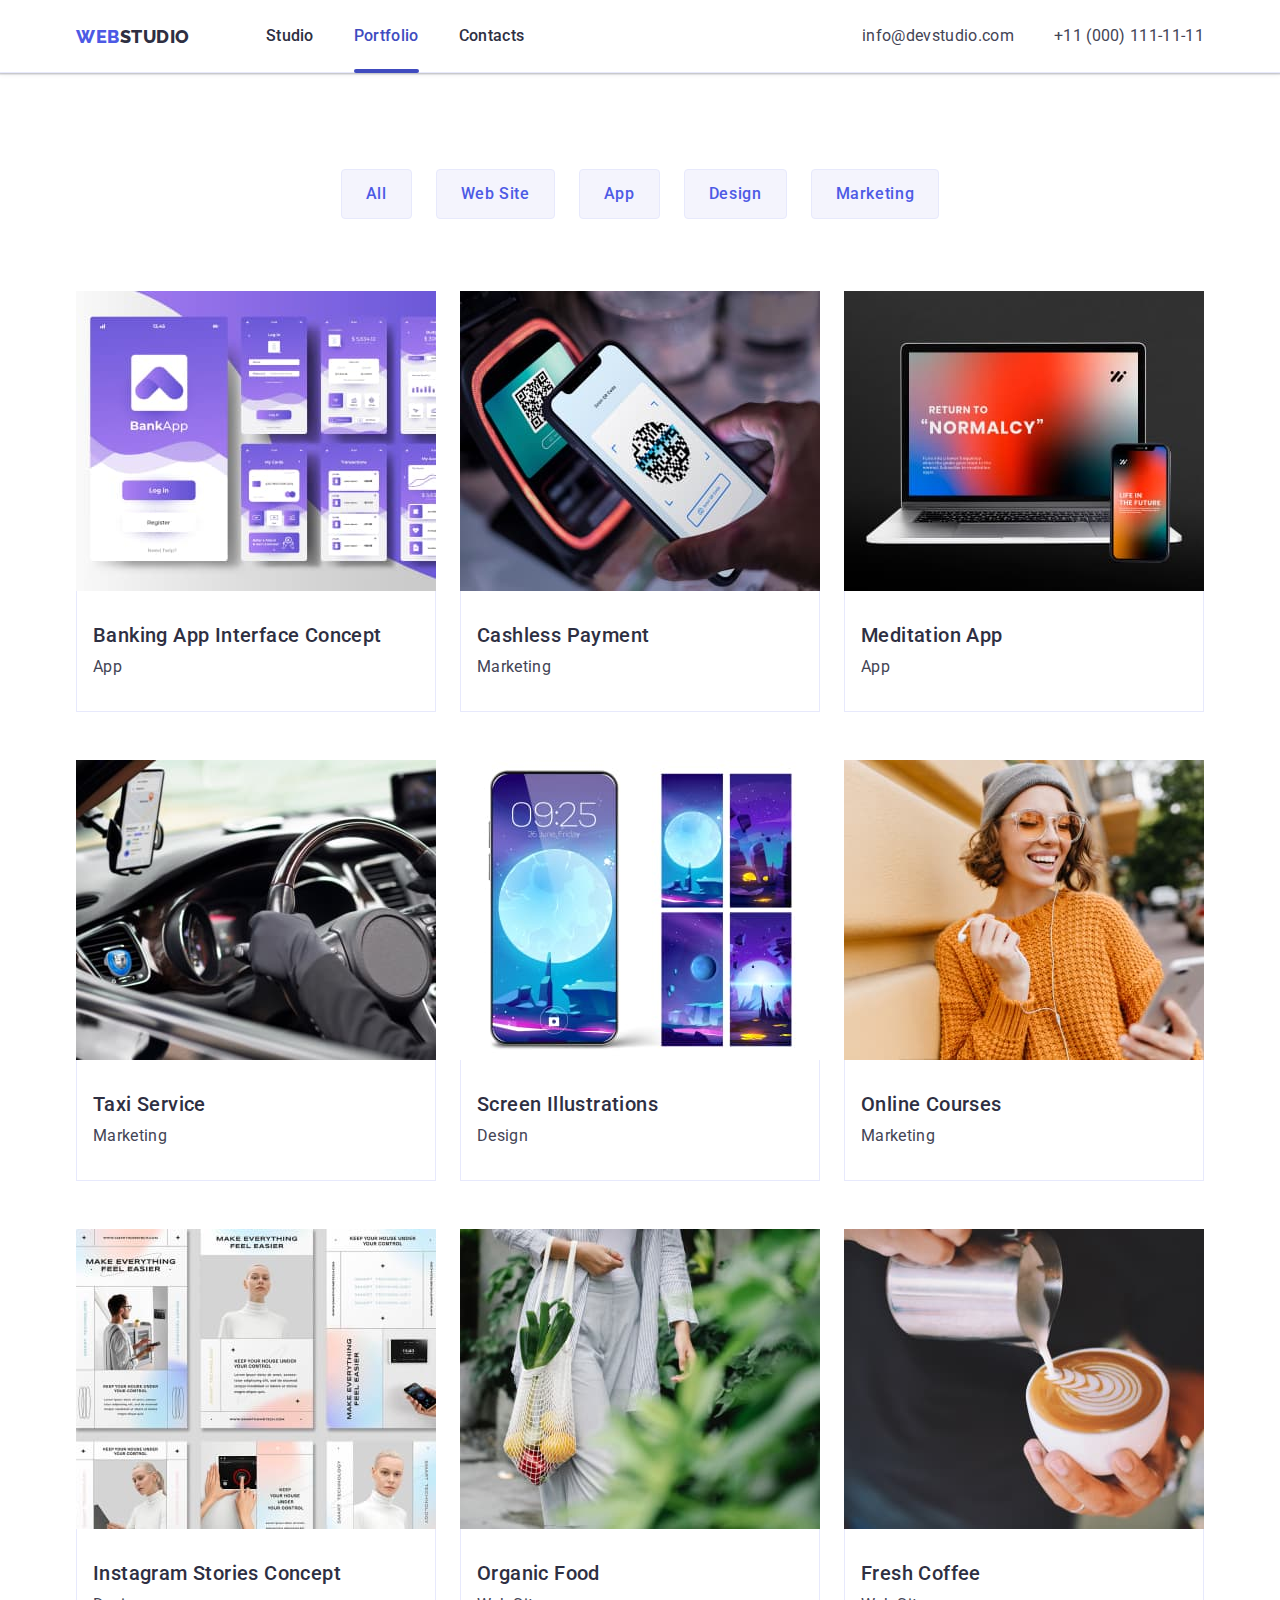
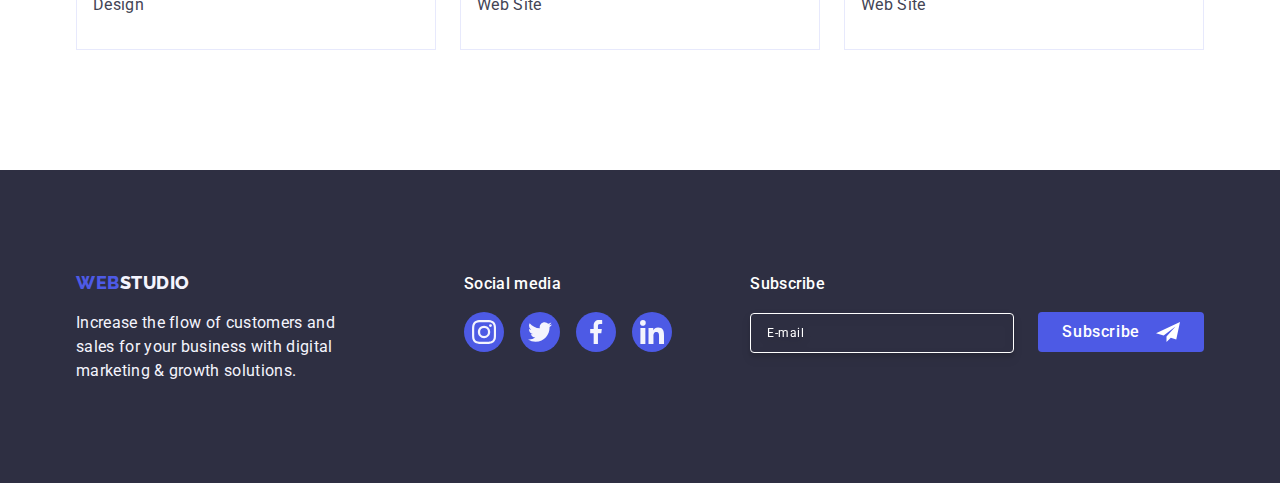
<file: portfolio.html>
<!DOCTYPE html>
<html lang="en">
  <head>
    <meta charset="UTF-8" />
    <meta name="viewport" content="width=device-width, initial-scale=1.0" />
    <title>Portfolio</title>
    <!-- Fonts -->
    <link rel="preconnect" href="https://fonts.googleapis.com" />
    <link rel="preconnect" href="https://fonts.gstatic.com" crossorigin />
    <link
      href="https://fonts.googleapis.com/css2?family=Raleway:wght@700;800&family=Roboto:wght@400;500;700&display=swap"
      rel="stylesheet"
    />
    <!-- Normalize -->
    <link
      rel="stylesheet"
      href="https://cdn.jsdelivr.net/npm/modern-normalize@2.0.0/modern-normalize.min.css"
    />
    <!-- custom styles -->
    <link rel="stylesheet" href="./css/styles.css" />
  </head>

  <body class="page">
    <!-- header block -->
    <header class="header">
      <div class="header-container container">
        <nav class="header-nav">
          <a class="header-logo link" href="./index.html"
            >Web<span class="header-logo-text">Studio</span></a
          >
          <ul class="header-list list">
            <li class="header-item">
              <a class="header-link-active link" href="./index.html">Studio</a>
            </li>
            <li class="header-item">
              <a class="header-link-active line link" href="./portfolio.html"
                >Portfolio</a
              >
            </li>
            <li class="header-item">
              <a class="header-link-active link" href="">Contacts</a>
            </li>
          </ul>
        </nav>
        <address class="address">
          <ul class="address-list list">
            <li class="address-item">
              <a class="address-contact link" href="mailto:info@devstudio.com"
                >info@devstudio.com</a
              >
            </li>
            <li class="address-item">
              <a class="address-contact link" href="tel:+110001111111"
                >+11 (000) 111-11-11</a
              >
            </li>
          </ul>
        </address>
      </div>
    </header>

    <!-- main block -->
    <main class="main">
      <!-- Секція -->
      <section class="filter">
        <div class="container">
          <h1 class="visually-hidden">picture filter</h1>
          <ul class="list-filter list">
            <li class="item-filter">
              <button class="button-filter" type="button">All</button>
            </li>
            <li class="item-filter">
              <button class="button-filter" type="button">Web Site</button>
            </li>
            <li class="item-filter">
              <button class="button-filter" type="button">App</button>
            </li>
            <li class="item-filter">
              <button class="button-filter" type="button">Design</button>
            </li>
            <li class="item-filter">
              <button class="button-filter" type="button">Marketing</button>
            </li>
          </ul>
          <ul class="img list">
            <li class="item-img">
              <a class="link-img link" href="">
                <div class="picture-wrapper">
                  <img
                    class="picture-img"
                    src="./images/portfolio/banking.jpg"
                    alt="Banking Application"
                    width="360"
                    height="300"
                  />
                  <p class="overlay">
                    14 Stylish and User-Friendly App Design Concepts · Task
                    Manager App · Calorie Tracker App · Exotic Fruit Ecommerce
                    App · Cloud Storage App
                  </p>
                </div>
                <div class="desc">
                  <h2 class="title-img">Banking App Interface Concept</h2>
                  <p class="text-img">App</p>
                </div>
              </a>
            </li>

            <li class="item-img">
              <a class="link-img link" href="">
                <div class="picture-wrapper">
                  <img
                    class="picture-img"
                    src="./images/portfolio/cashlesspayment.jpg"
                    alt="Cashless Payment"
                    width="360"
                    height="300"
                  />
                  <p class="overlay">
                    14 Stylish and User-Friendly App Design Concepts · Task
                    Manager App · Calorie Tracker App · Exotic Fruit Ecommerce
                    App · Cloud Storage App
                  </p>
                </div>
                <div class="desc">
                  <h2 class="title-img">Cashless Payment</h2>
                  <p class="text-img">Marketing</p>
                </div>
              </a>
            </li>
            <li class="item-img">
              <a class="link-img link" href="">
                <div class="picture-wrapper">
                  <img
                    class="picture-img"
                    src="./images/portfolio/mtditation.jpg"
                    alt="Application for meditation"
                    width="360"
                    height="300"
                  />
                  <p class="overlay">
                    14 Stylish and User-Friendly App Design Concepts · Task
                    Manager App · Calorie Tracker App · Exotic Fruit Ecommerce
                    App · Cloud Storage App
                  </p>
                </div>
                <div class="desc">
                  <h2 class="title-img">Meditation App</h2>
                  <p class="text-img">App</p>
                </div>
              </a>
            </li>
            <li class="item-img">
              <a class="link-img link" href="">
                <div class="picture-wrapper">
                  <img
                    class="picture-img"
                    src="./images/portfolio/taxi.jpg"
                    alt="taxi"
                    width="360"
                    height="300"
                  />
                  <p class="overlay">
                    14 Stylish and User-Friendly App Design Concepts · Task
                    Manager App · Calorie Tracker App · Exotic Fruit Ecommerce
                    App · Cloud Storage App
                  </p>
                </div>
                <div class="desc">
                  <h2 class="title-img">Taxi Service</h2>
                  <p class="text-img">Marketing</p>
                </div>
              </a>
            </li>
            <li class="item-img">
              <a class="link-img link" href="">
                <div class="picture-wrapper">
                  <img
                    class="picture-img"
                    src="./images/portfolio/screen.jpg"
                    alt="smartphone"
                    width="360"
                    height="300"
                  />
                  <p class="overlay">
                    14 Stylish and User-Friendly App Design Concepts · Task
                    Manager App · Calorie Tracker App · Exotic Fruit Ecommerce
                    App · Cloud Storage App
                  </p>
                </div>
                <div class="desc">
                  <h2 class="title-img">Screen Illustrations</h2>
                  <p class="text-img">Design</p>
                </div>
              </a>
            </li>
            <li class="item-img">
              <a class="link-img link" href="">
                <div class="picture-wrapper">
                  <img
                    class="picture-img"
                    src="./images/portfolio/online.jpg"
                    alt="girl with headphones"
                    width="360"
                    height="300"
                  />
                  <p class="overlay">
                    14 Stylish and User-Friendly App Design Concepts · Task
                    Manager App · Calorie Tracker App · Exotic Fruit Ecommerce
                    App · Cloud Storage App
                  </p>
                </div>
                <div class="desc">
                  <h2 class="title-img">Online Courses</h2>
                  <p class="text-img">Marketing</p>
                </div>
              </a>
            </li>
            <li class="item-img">
              <a class="link-img link" href="">
                <div class="picture-wrapper">
                  <img
                    class="picture-img"
                    src="./images/portfolio/instagram.jpg"
                    alt="image of a home control application"
                    width="360"
                    height="300"
                  />
                  <p class="overlay">
                    14 Stylish and User-Friendly App Design Concepts · Task
                    Manager App · Calorie Tracker App · Exotic Fruit Ecommerce
                    App · Cloud Storage App
                  </p>
                </div>
                <div class="desc">
                  <h2 class="title-img">Instagram Stories Concept</h2>
                  <p class="text-img">Design</p>
                </div>
              </a>
            </li>
            <li class="item-img">
              <a class="link-img link" href="">
                <div class="picture-wrapper">
                  <img
                    class="picture-img"
                    src="./images/portfolio/organic.jpg"
                    alt="woman with fruit"
                    width="360"
                    height="300"
                  />
                  <p class="overlay">
                    14 Stylish and User-Friendly App Design Concepts · Task
                    Manager App · Calorie Tracker App · Exotic Fruit Ecommerce
                    App · Cloud Storage App
                  </p>
                </div>
                <div class="desc">
                  <h2 class="title-img">Organic Food</h2>
                  <p class="text-img">Web Site</p>
                </div>
              </a>
            </li>
            <li class="item-img">
              <a class="link-img link" href="">
                <div class="picture-wrapper">
                  <img
                    class="picture-img"
                    src="./images/portfolio/cofee.jpg"
                    alt="Cup of coffee"
                    width="360"
                    height="300"
                  />
                  <p class="overlay">
                    14 Stylish and User-Friendly App Design Concepts · Task
                    Manager App · Calorie Tracker App · Exotic Fruit Ecommerce
                    App · Cloud Storage App
                  </p>
                </div>
                <div class="desc">
                  <h2 class="title-img">Fresh Coffee</h2>
                  <p class="text-img">Web Site</p>
                </div>
              </a>
            </li>
          </ul>
        </div>
      </section>
    </main>

    <!-- footer block -->
    <footer class="footer">
      <div class="container logo-media">
        <div class="footer-logo-text">
          <a class="logo-footer link" href="./index.html"
            >Web<span class="logo-footer-text">Studio</span>
          </a>
          <p class="clogan-footer">
            Increase the flow of customers and sales for your business with
            digital marketing & growth solutions.
          </p>
        </div>

        <div class="footer-media">
          <p class="media">Social media</p>
          <ul class="list-media list">
            <li class="item-media">
              <a href="" class="footer-link-icon" aria-label="logo instagram">
                <svg class="item-media-icon" width="24" height="24">
                  <use href="./images/icons.svg#instagram"></use>
                </svg>
              </a>
            </li>
            <li class="item-media">
              <a href="" class="footer-link-icon" aria-label="logo twitter">
                <svg class="item-media-icon" width="24" height="24">
                  <use href="./images/icons.svg#twitter"></use>
                </svg>
              </a>
            </li>
            <li class="item-media">
              <a href="" class="footer-link-icon" aria-label="logo facebook">
                <svg class="item-media-icon" width="24" height="24">
                  <use href="./images/icons.svg#facebook"></use>
                </svg>
              </a>
            </li>
            <li class="item-media">
              <a href="" class="footer-link-icon" aria-label="logo linkedin">
                <svg class="item-media-icon" width="24" height="24">
                  <use href="./images/icons.svg#linkedin"></use>
                </svg>
              </a>
            </li>
          </ul>
        </div>

        <div class="footer-bottom">
          <p class="footer-bottom-text">Subscribe</p>

          <form class="subscribe-form" name="subscribe_form">
            <label class="subscribe-form-label">
              <input class="subscribe-form-input" name="subscribe-form-email" type="email" placeholder="E-mail"/>
              </label
            >
            <button class="subscribe-form-btn" type="submit">
              Subscribe
              <svg class="subscribe-form-icon" width="24" height="24">
                <use href="./images/icons.svg#Frame"></use>
              </svg>
            </button>
          </form>
        </div>
      </div>
    </footer>
  </body>
</html>
</file>
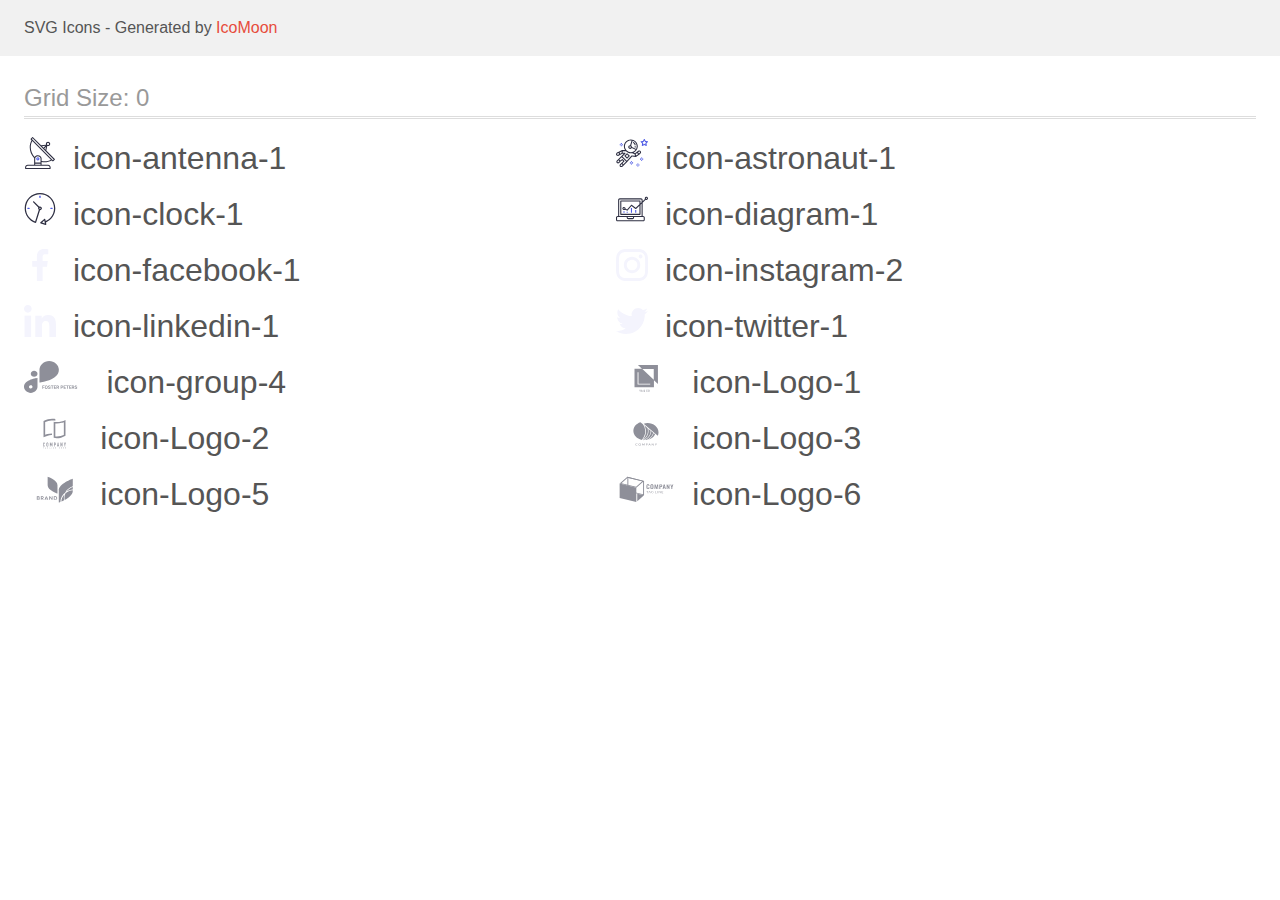
<file: images/icomoon/demo.html>
<!doctype html>
<html>
<head>
    <title>IcoMoon - SVG Icons</title>
    <meta charset="utf-8">
    <meta name="viewport" content="width=device-width, initial-scale=1">
    <link rel="stylesheet" href="demo-files/demo.css">
    <link rel="stylesheet" href="style.css">
</head>
<body>
<svg aria-hidden="true" style="position: absolute; width: 0; height: 0; overflow: hidden;" version="1.1" xmlns="http://www.w3.org/2000/svg" xmlns:xlink="http://www.w3.org/1999/xlink">
<defs>
<symbol id="icon-antenna-1" viewBox="0 0 32 32">
<path fill="#2e2f42" style="fill: var(--color1, #2e2f42)" d="M30.773 22.098l-8.443-8.505 0.937-4.615c0.242 0.094 0.499 0.144 0.758 0.146h0.006c1.192 0.014 2.17-0.941 2.184-2.133s-0.941-2.17-2.133-2.184c-1.192-0.014-2.17 0.941-2.184 2.133-0.003 0.255 0.039 0.509 0.125 0.749l-4.96 0.605-8.091-8.133c-0.099-0.101-0.235-0.159-0.377-0.16-0.14 0.001-0.274 0.056-0.373 0.155l-1.513 1.504c-0.208 0.208-0.208 0.546 0 0.754l0.814 0.826c-3.153 5.798-2.129 12.978 2.519 17.663 0.043 0.041 0.092 0.074 0.146 0.098-0.034 0.18-0.051 0.364-0.052 0.547v6.187h-6.4c-1.472 0.002-2.665 1.195-2.667 2.667v1.067c0 0.295 0.239 0.533 0.533 0.533h24.533c0.295 0 0.533-0.239 0.533-0.533v-1.067c-0.002-1.472-1.195-2.665-2.667-2.667h-6.4v-2.742c1.003 0.21 2.024 0.317 3.049 0.32 2.458-0.003 4.877-0.615 7.040-1.783l0.818 0.823c0.099 0.101 0.235 0.159 0.377 0.16 0.14-0.001 0.274-0.056 0.373-0.155l1.513-1.504c0.208-0.208 0.208-0.546 0-0.754zM23.28 6.233c0.418-0.415 1.093-0.414 1.509 0.004s0.414 1.093-0.004 1.508c-0.2 0.199-0.47 0.31-0.752 0.31h-0.003c-0.589-0.003-1.064-0.483-1.061-1.072 0.002-0.282 0.115-0.552 0.314-0.751h-0.002zM22.024 9.738l-0.598 2.946-1.175-1.182 1.774-1.763zM21.419 8.836l-1.92 1.909-1.485-1.493 3.405-0.415zM24.004 28.8c0.884 0 1.6 0.716 1.6 1.6v0.533h-23.467v-0.533c0-0.884 0.716-1.6 1.6-1.6h20.267zM16.537 26.667v1.067h-5.333v-1.067h5.333zM11.204 25.6v-4.053c0-1.294 1.196-2.347 2.667-2.347s2.667 1.053 2.667 2.347v4.053h-5.333zM17.604 23.904v-2.357c0-1.882-1.675-3.413-3.733-3.413-1.331-0.020-2.576 0.657-3.281 1.786-4.058-4.274-4.971-10.645-2.279-15.887l18.602 18.708c-2.872 1.461-6.165 1.873-9.309 1.163zM28.893 23.22l-21.057-21.181 0.755-0.752 7.935 7.98c0.004 0 0.006 0.007 0.010 0.010l13.115 13.191-0.757 0.752z"></path>
<path fill="#4d5ae5" style="fill: var(--color2, #4d5ae5)" d="M13.876 20.267h-0.005c-0.884-0.001-1.601 0.714-1.602 1.598s0.714 1.601 1.598 1.602h0.005c0.884 0.001 1.601-0.714 1.602-1.598s-0.714-1.601-1.598-1.602zM14.249 22.245c-0.1 0.1-0.236 0.156-0.378 0.155-0.295-0.002-0.532-0.242-0.531-0.536 0.001-0.141 0.057-0.276 0.157-0.375s0.233-0.154 0.373-0.155c0.295 0.002 0.532 0.242 0.531 0.536-0.001 0.141-0.057 0.276-0.157 0.375h0.005z"></path>
</symbol>
<symbol id="icon-astronaut-1" viewBox="0 0 32 32">
<path fill="#4d5ae5" style="fill: var(--color2, #4d5ae5)" d="M31.974 4.524c-0.063-0.193-0.229-0.333-0.43-0.363l-1.91-0.278-0.855-1.731c-0.179-0.365-0.777-0.365-0.956 0l-0.855 1.731-1.91 0.278c-0.201 0.029-0.367 0.17-0.431 0.363-0.062 0.193-0.011 0.405 0.135 0.547l1.383 1.348-0.326 1.903c-0.034 0.2 0.048 0.402 0.212 0.522 0.166 0.121 0.382 0.135 0.562 0.040l1.709-0.899 1.709 0.899c0.078 0.041 0.164 0.061 0.249 0.061 0.11 0 0.221-0.034 0.314-0.102 0.164-0.119 0.246-0.322 0.212-0.522l-0.326-1.903 1.383-1.348c0.145-0.142 0.197-0.354 0.135-0.547zM29.511 5.851c-0.125 0.122-0.183 0.299-0.153 0.472l0.191 1.114-1-0.526c-0.078-0.041-0.163-0.061-0.249-0.061s-0.17 0.020-0.249 0.061l-1.001 0.526 0.191-1.114c0.030-0.173-0.028-0.349-0.153-0.472l-0.81-0.789 1.119-0.163c0.174-0.025 0.324-0.134 0.402-0.292l0.5-1.013 0.5 1.013c0.078 0.157 0.228 0.267 0.402 0.292l1.119 0.163-0.809 0.789z"></path>
<path fill="#4d5ae5" style="fill: var(--color2, #4d5ae5)" d="M26.133 20.522h-1.067v1.067h1.067v-1.067z"></path>
<path fill="#4d5ae5" style="fill: var(--color2, #4d5ae5)" d="M26.133 22.656h-1.067v1.067h1.067v-1.067z"></path>
<path fill="#4d5ae5" style="fill: var(--color2, #4d5ae5)" d="M27.2 21.589h-1.067v1.067h1.067v-1.067z"></path>
<path fill="#4d5ae5" style="fill: var(--color2, #4d5ae5)" d="M25.067 21.589h-1.067v1.067h1.067v-1.067z"></path>
<path fill="#4d5ae5" style="fill: var(--color2, #4d5ae5)" d="M22.4 26.389h-1.067v1.067h1.067v-1.067z"></path>
<path fill="#4d5ae5" style="fill: var(--color2, #4d5ae5)" d="M22.4 28.522h-1.067v1.067h1.067v-1.067z"></path>
<path fill="#4d5ae5" style="fill: var(--color2, #4d5ae5)" d="M23.467 27.456h-1.067v1.067h1.067v-1.067z"></path>
<path fill="#4d5ae5" style="fill: var(--color2, #4d5ae5)" d="M21.333 27.456h-1.067v1.067h1.067v-1.067z"></path>
<path fill="#4d5ae5" style="fill: var(--color2, #4d5ae5)" d="M16 24.256h-1.067v1.067h1.067v-1.067z"></path>
<path fill="#4d5ae5" style="fill: var(--color2, #4d5ae5)" d="M16 26.389h-1.067v1.067h1.067v-1.067z"></path>
<path fill="#4d5ae5" style="fill: var(--color2, #4d5ae5)" d="M17.067 25.322h-1.067v1.067h1.067v-1.067z"></path>
<path fill="#4d5ae5" style="fill: var(--color2, #4d5ae5)" d="M14.933 25.322h-1.067v1.067h1.067v-1.067z"></path>
<path fill="#4d5ae5" style="fill: var(--color2, #4d5ae5)" d="M5.867 6.122h-1.067v1.067h1.067v-1.067z"></path>
<path fill="#4d5ae5" style="fill: var(--color2, #4d5ae5)" d="M5.867 8.255h-1.067v1.067h1.067v-1.067z"></path>
<path fill="#4d5ae5" style="fill: var(--color2, #4d5ae5)" d="M6.933 7.189h-1.067v1.067h1.067v-1.067z"></path>
<path fill="#4d5ae5" style="fill: var(--color2, #4d5ae5)" d="M4.8 7.189h-1.067v1.067h1.067v-1.067z"></path>
<path fill="#2e2f42" style="fill: var(--color1, #2e2f42)" d="M24.715 14.159c-0.287-0.388-0.709-0.637-1.188-0.705-0.481-0.068-0.956 0.058-1.34 0.352l-1.252 0.96-1.898 1.417-1.358-0.541c2.421-1.086 4.114-3.508 4.114-6.32 0-3.823-3.123-6.933-6.961-6.933s-6.961 3.11-6.961 6.933c0 1.386 0.414 2.674 1.12 3.758l-2.764-0.024c-0.002 0-0.003 0-0.005 0-0.009 0-0.015 0.004-0.023 0.005-0.053 0.002-0.105 0.013-0.155 0.031-0.013 0.005-0.026 0.008-0.038 0.013-0.006 0.003-0.013 0.003-0.019 0.006l-3.233 1.596c-0.001 0-0.001 0-0.001 0.001l-1.893 0.911c-0.021 0.009-0.042 0.021-0.063 0.035-0.755 0.502-1.012 1.489-0.598 2.295 0.22 0.429 0.595 0.745 1.056 0.889 0.178 0.055 0.359 0.083 0.539 0.083 0.29 0 0.577-0.071 0.839-0.211l1.388-0.738 2.264-1.169 1.357-0.008-5.442 5.416c-0.001 0.001-0.001 0.001-0.002 0.001l-1.339 1.333c-0.316 0.315-0.49 0.732-0.49 1.178s0.174 0.863 0.49 1.179c0.325 0.323 0.752 0.485 1.179 0.485s0.854-0.162 1.18-0.485l1.314-1.309 1.741-1.3 0.901 0.897-1.762 1.754c-0 0.001-0.001 0.001-0.002 0.001l-1.339 1.333c-0.316 0.315-0.49 0.732-0.49 1.178s0.174 0.863 0.49 1.179c0.325 0.323 0.753 0.485 1.18 0.485s0.855-0.162 1.18-0.485l3.482-3.467c0.001-0.001 0.001-0.001 0.001-0.002l1.010-1-0.004-0.004c0.006-0.006 0.015-0.009 0.022-0.015l5.166-5.658 3.471 0.494c0.025 0.004 0.050 0.005 0.075 0.005 0.065 0 0.127-0.015 0.187-0.038 0.018-0.006 0.033-0.015 0.050-0.023 0.019-0.010 0.039-0.015 0.058-0.027l3.213-2.133c0.012-0.008 0.018-0.021 0.029-0.029 0.013-0.010 0.029-0.014 0.041-0.026l1.271-1.191c0.662-0.62 0.753-1.635 0.212-2.362zM2.13 17.77c-0.173 0.093-0.37 0.111-0.558 0.052-0.187-0.058-0.338-0.186-0.427-0.358-0.161-0.314-0.068-0.695 0.214-0.902l1.314-0.632 0.449 1.313-0.992 0.527zM5.628 15.942l-1.548 0.8-0.439-1.283 2.027-1.001-0.040 1.484zM20.727 9.322c0 0.918-0.219 1.785-0.599 2.559l-4.181-1.899c-0.044-0.573-0.341-1.075-0.788-1.388l1.464-4.86c2.378 0.756 4.105 2.974 4.105 5.588zM8.938 9.322c0-3.235 2.644-5.867 5.894-5.867 0.253 0 0.5 0.021 0.745 0.052l-1.432 4.754c-0.019-0.001-0.037-0.006-0.057-0.006-1.033 0-1.873 0.837-1.873 1.867s0.84 1.867 1.873 1.867c0.694 0 1.294-0.383 1.618-0.945l3.862 1.755c-1.075 1.446-2.795 2.39-4.737 2.39-3.25 0-5.894-2.632-5.894-5.867zM14.894 10.122c0 0.441-0.362 0.8-0.806 0.8s-0.806-0.359-0.806-0.8c0-0.441 0.362-0.8 0.806-0.8s0.806 0.359 0.806 0.8zM2.465 25.146c-0.236 0.234-0.619 0.234-0.854 0.001-0.114-0.114-0.176-0.263-0.176-0.423s0.062-0.309 0.176-0.421l0.962-0.958 0.851 0.848-0.959 0.955zM5.679 28.88c-0.236 0.234-0.619 0.235-0.855 0.001-0.114-0.114-0.176-0.263-0.176-0.423s0.062-0.309 0.176-0.421l0.963-0.959 0.852 0.848-0.96 0.955zM9.16 25.411c-0.001 0-0.001 0-0.002 0.001l-1.765 1.76-0.852-0.848 1.763-1.755c0 0 0 0 0-0s0.001-0.001 0.002-0.001c0.040-0.040 0.065-0.088 0.090-0.135 0.007-0.014 0.020-0.026 0.026-0.040 0.017-0.041 0.019-0.085 0.026-0.129 0.003-0.025 0.014-0.047 0.014-0.073 0-0.036-0.013-0.070-0.020-0.106-0.006-0.032-0.006-0.065-0.019-0.095-0.020-0.050-0.055-0.094-0.091-0.138-0.010-0.012-0.014-0.027-0.025-0.038 0 0 0 0-0.001 0s-0.001-0.002-0.001-0.002l-1.607-1.6c-0.017-0.017-0.039-0.024-0.058-0.038-0.028-0.022-0.055-0.042-0.087-0.058-0.030-0.015-0.061-0.024-0.093-0.033-0.034-0.010-0.067-0.017-0.103-0.020-0.033-0.002-0.063 0.001-0.095 0.005-0.036 0.004-0.069 0.009-0.104 0.020-0.034 0.011-0.063 0.027-0.094 0.045-0.020 0.011-0.042 0.015-0.061 0.029l-1.773 1.324-0.901-0.897 2.399-2.386 4.361 4.289-0.928 0.919zM15.979 18.394c-0.015-0.002-0.030 0.004-0.045 0.003-0.039-0.002-0.076 0.001-0.115 0.007-0.030 0.005-0.059 0.011-0.088 0.021-0.034 0.012-0.065 0.028-0.097 0.047-0.030 0.018-0.057 0.037-0.083 0.061-0.013 0.011-0.028 0.017-0.040 0.029l-4.698 5.146-4.328-4.257 2.833-2.818c0.209-0.208 0.21-0.546 0.002-0.755-0.105-0.105-0.243-0.157-0.381-0.156v-0.001l-2.219 0.013 0.028-1.607 3.104 0.027c1.265 1.294 3.029 2.101 4.981 2.101 0.437 0 0.864-0.045 1.279-0.123 0.040 0.032 0.079 0.065 0.13 0.085l2.41 0.96 0.152 0.758 0.178 0.885-3.003-0.427zM20.020 18.572l-0.313-1.558 1.446-1.080 0.947 1.257-2.080 1.381zM23.774 15.741l-0.838 0.785-0.931-1.236 0.831-0.637c0.155-0.119 0.351-0.168 0.543-0.143 0.193 0.027 0.364 0.128 0.48 0.284 0.217 0.292 0.18 0.699-0.085 0.947z"></path>
<path fill="#2e2f42" style="fill: var(--color1, #2e2f42)" d="M13.602 18.544l-2.143-2.133c-0.207-0.207-0.545-0.207-0.753 0l-2.142 2.133c-0.1 0.101-0.157 0.236-0.157 0.378s0.056 0.278 0.157 0.378l2.142 2.133c0.104 0.103 0.241 0.155 0.377 0.155s0.273-0.052 0.376-0.155l2.143-2.133c0.1-0.1 0.157-0.236 0.157-0.378s-0.057-0.278-0.157-0.378zM11.083 20.303l-1.387-1.381 1.387-1.381 1.387 1.381-1.387 1.381z"></path>
<path fill="#2e2f42" style="fill: var(--color1, #2e2f42)" d="M17.164 5.071l-0.258 1.036c0.071 0.018 1.738 0.452 1.738 2.149h1.067c-0-2.017-1.666-2.965-2.547-3.185z"></path>
<path fill="#2e2f42" style="fill: var(--color1, #2e2f42)" d="M19.711 9.322h-1.067v1.067h1.067v-1.067z"></path>
</symbol>
<symbol id="icon-clock-1" viewBox="0 0 32 32">
<path fill="#2e2f42" style="fill: var(--color1, #2e2f42)" d="M31.297 15.301c-0.002-8.452-6.855-15.303-15.308-15.301s-15.303 6.855-15.301 15.308c0.001 6.658 4.307 12.551 10.649 14.576 0.061 0.019 0.124 0.029 0.187 0.029 0.121-0 0.239-0.032 0.342-0.094 0.135-0.080 0.236-0.207 0.283-0.356l3.865-12.25c1.057-0.005 1.909-0.866 1.903-1.923s-0.866-1.909-1.923-1.903c-0.284 0.001-0.565 0.067-0.82 0.191l-5.106-5.107c-0.253-0.245-0.657-0.238-0.902 0.016-0.239 0.247-0.239 0.639 0 0.886l5.103 5.109c-0.392 0.799-0.168 1.764 0.536 2.309l-3.683 11.673c-7.278-2.681-11.004-10.754-8.323-18.032s10.754-11.004 18.032-8.323c7.278 2.681 11.004 10.754 8.323 18.032-1.31 3.556-4.001 6.431-7.462 7.973l-0.398-1.874c-0.073-0.345-0.411-0.565-0.756-0.492-0.109 0.023-0.209 0.074-0.293 0.148l-3.837 3.426c-0.263 0.234-0.287 0.637-0.052 0.9 0.076 0.085 0.174 0.149 0.283 0.184l4.899 1.564c0.335 0.108 0.694-0.077 0.802-0.412 0.034-0.106 0.040-0.219 0.017-0.328l-0.391-1.839c5.664-2.388 9.342-7.942 9.329-14.089zM15.992 14.664c0.352 0 0.638 0.286 0.638 0.638s-0.286 0.638-0.638 0.638c-0.352 0-0.638-0.285-0.638-0.638s0.285-0.638 0.638-0.638zM18.093 29.528l2.184-1.948 0.603 2.84-2.787-0.892z"></path>
<path fill="#4d5ae5" style="fill: var(--color2, #4d5ae5)" d="M15.354 3.185v1.275c0 0.352 0.285 0.638 0.638 0.638s0.638-0.285 0.638-0.638v-1.275c0-0.352-0.286-0.638-0.638-0.638s-0.638 0.286-0.638 0.638z"></path>
<path fill="#4d5ae5" style="fill: var(--color2, #4d5ae5)" d="M3.876 14.664c-0.352 0-0.638 0.286-0.638 0.638s0.285 0.638 0.638 0.638h1.275c0.352 0 0.638-0.285 0.638-0.638s-0.285-0.638-0.638-0.638h-1.275z"></path>
<path fill="#4d5ae5" style="fill: var(--color2, #4d5ae5)" d="M28.108 15.939c0.352 0 0.638-0.285 0.638-0.638s-0.285-0.638-0.638-0.638h-1.275c-0.352 0-0.638 0.286-0.638 0.638s0.286 0.638 0.638 0.638h1.275z"></path>
</symbol>
<symbol id="icon-diagram-1" viewBox="0 0 32 32">
<path fill="#4d5ae5" style="fill: var(--color2, #4d5ae5)" d="M14.925 14.965h1.066v4.798h-1.066v-4.797z"></path>
<path fill="#4d5ae5" style="fill: var(--color2, #4d5ae5)" d="M19.19 17.097h1.066v2.665h-1.066v-2.665z"></path>
<path fill="#4d5ae5" style="fill: var(--color2, #4d5ae5)" d="M10.661 18.696h1.066v1.066h-1.066v-1.066z"></path>
<path fill="#4d5ae5" style="fill: var(--color2, #4d5ae5)" d="M7.463 18.163h1.066v1.599h-1.066v-1.599z"></path>
<path fill="#2e2f42" style="fill: var(--color1, #2e2f42)" d="M1.599 28.291h25.587c0.883 0 1.599-0.716 1.599-1.599v-2.132c0-0.883-0.716-1.599-1.599-1.599h-0.533v-13.293l3.028-2.868c0.703 0.346 1.553 0.136 2.013-0.499s0.396-1.508-0.152-2.068-1.42-0.644-2.065-0.198c-0.644 0.446-0.873 1.292-0.542 2.002l-2.281 2.163v-1.23c0-0.883-0.716-1.599-1.599-1.599h-21.322c-0.883 0-1.599 0.716-1.599 1.599v15.992h-0.533c-0.883 0-1.599 0.716-1.599 1.599v2.132c0 0.883 0.716 1.599 1.599 1.599zM30.384 4.837c0.294 0 0.533 0.239 0.533 0.533s-0.239 0.533-0.533 0.533c-0.294 0-0.533-0.239-0.533-0.533s0.239-0.533 0.533-0.533zM3.198 6.969c0-0.294 0.239-0.533 0.533-0.533h21.322c0.294 0 0.533 0.239 0.533 0.533v2.239l-1.066 1.013v-2.186c0-0.294-0.239-0.533-0.533-0.533h-19.19c-0.294 0-0.533 0.239-0.533 0.533v13.326c0 0.294 0.239 0.533 0.533 0.533h19.19c0.294 0 0.533-0.239 0.533-0.533v-9.674l1.066-1.010v12.284h-22.388v-15.992zM7.996 13.899c-0.721-0.002-1.354 0.478-1.546 1.174s0.105 1.433 0.725 1.801c0.62 0.368 1.41 0.276 1.928-0.226l1.853 0.93c0.215 0.108 0.476 0.057 0.636-0.123l3.939-4.431 3.872 2.901c0.208 0.156 0.498 0.139 0.686-0.039l3.365-3.188v8.131h-18.124v-12.26h18.124v2.66l-3.771 3.572-3.904-2.927c-0.222-0.166-0.534-0.135-0.718 0.072l-3.993 4.493-1.493-0.746c0.011-0.064 0.018-0.129 0.020-0.193 0-0.883-0.716-1.599-1.599-1.599zM8.529 15.498c0 0.294-0.239 0.533-0.533 0.533s-0.533-0.239-0.533-0.533c0-0.294 0.239-0.533 0.533-0.533s0.533 0.239 0.533 0.533zM11.727 24.027h5.331v0.533c0 0.294-0.239 0.533-0.533 0.533h-4.264c-0.294 0-0.533-0.239-0.533-0.533v-0.533zM1.066 24.56c0-0.294 0.239-0.533 0.533-0.533h9.062v0.533c0 0.883 0.716 1.599 1.599 1.599h4.264c0.883 0 1.599-0.716 1.599-1.599v-0.533h9.062c0.294 0 0.533 0.239 0.533 0.533v2.132c0 0.294-0.239 0.533-0.533 0.533h-25.587c-0.294 0-0.533-0.239-0.533-0.533v-2.132z"></path>
</symbol>
<symbol id="icon-facebook-1" viewBox="0 0 32 32">
<path fill="#f4f4fd" style="fill: var(--color3, #f4f4fd)" d="M21.329 5.313h2.921v-5.088c-0.504-0.069-2.237-0.225-4.256-0.225-4.212 0-7.097 2.649-7.097 7.519v4.481h-4.648v5.688h4.648v14.312h5.699v-14.311h4.46l0.708-5.688h-5.169v-3.919c0.001-1.644 0.444-2.769 2.735-2.769z"></path>
</symbol>
<symbol id="icon-instagram-2" viewBox="0 0 32 32">
<path fill="#f4f4fd" style="fill: var(--color3, #f4f4fd)" d="M31.969 9.408c-0.075-1.7-0.35-2.869-0.744-3.882-0.406-1.075-1.031-2.038-1.85-2.838-0.8-0.813-1.769-1.444-2.832-1.844-1.019-0.394-2.182-0.669-3.882-0.744-1.713-0.081-2.257-0.1-6.601-0.1s-4.888 0.019-6.595 0.094c-1.7 0.075-2.869 0.35-3.882 0.744-1.075 0.406-2.038 1.031-2.838 1.85-0.813 0.8-1.444 1.769-1.844 2.832-0.394 1.019-0.669 2.182-0.744 3.882-0.081 1.713-0.1 2.257-0.1 6.601s0.019 4.888 0.094 6.595c0.075 1.7 0.35 2.869 0.744 3.882 0.406 1.075 1.038 2.038 1.85 2.838 0.8 0.813 1.769 1.444 2.832 1.844 1.019 0.394 2.182 0.669 3.882 0.744 1.706 0.075 2.25 0.094 6.595 0.094s4.888-0.018 6.595-0.094c1.7-0.075 2.869-0.35 3.882-0.744 2.151-0.831 3.851-2.532 4.682-4.682 0.394-1.019 0.669-2.182 0.744-3.882 0.075-1.707 0.094-2.251 0.094-6.595s-0.006-4.888-0.081-6.595zM29.087 22.473c-0.069 1.563-0.331 2.407-0.55 2.969-0.538 1.394-1.644 2.501-3.038 3.038-0.563 0.219-1.413 0.481-2.969 0.55-1.688 0.075-2.194 0.094-6.464 0.094s-4.782-0.018-6.464-0.094c-1.563-0.069-2.407-0.331-2.969-0.55-0.694-0.256-1.325-0.663-1.838-1.194-0.531-0.519-0.938-1.144-1.194-1.838-0.219-0.563-0.481-1.413-0.55-2.969-0.075-1.688-0.094-2.194-0.094-6.464s0.019-4.782 0.094-6.464c0.069-1.563 0.331-2.407 0.55-2.969 0.256-0.694 0.663-1.325 1.2-1.838 0.519-0.531 1.144-0.938 1.838-1.194 0.563-0.219 1.413-0.481 2.969-0.55 1.688-0.075 2.194-0.094 6.464-0.094 4.276 0 4.782 0.019 6.464 0.094 1.563 0.069 2.407 0.331 2.969 0.55 0.694 0.256 1.325 0.662 1.838 1.194 0.531 0.519 0.938 1.144 1.194 1.838 0.219 0.563 0.481 1.413 0.55 2.969 0.075 1.688 0.094 2.194 0.094 6.464s-0.019 4.77-0.094 6.457z"></path>
<path fill="#f4f4fd" style="fill: var(--color3, #f4f4fd)" d="M16.059 7.782c-4.538 0-8.22 3.682-8.22 8.22s3.682 8.22 8.22 8.22c4.538 0 8.22-3.682 8.22-8.22s-3.682-8.22-8.22-8.22zM16.059 21.335c-2.944 0-5.332-2.388-5.332-5.332s2.388-5.332 5.332-5.332c2.944 0 5.332 2.388 5.332 5.332s-2.388 5.332-5.332 5.332v0z"></path>
<path fill="#f4f4fd" style="fill: var(--color3, #f4f4fd)" d="M26.524 7.457c0 1.060-0.859 1.919-1.919 1.919s-1.919-0.859-1.919-1.919c0-1.060 0.859-1.919 1.919-1.919s1.919 0.859 1.919 1.919v0z"></path>
</symbol>
<symbol id="icon-linkedin-1" viewBox="0 0 32 32">
<path fill="#f4f4fd" style="fill: var(--color3, #f4f4fd)" d="M31.992 32v-0.001h0.008v-11.736c0-5.741-1.236-10.164-7.948-10.164-3.227 0-5.392 1.771-6.276 3.449h-0.093v-2.913h-6.364v21.364h6.627v-10.579c0-2.785 0.528-5.479 3.977-5.479 3.399 0 3.449 3.179 3.449 5.657v10.401h6.62z"></path>
<path fill="#f4f4fd" style="fill: var(--color3, #f4f4fd)" d="M0.528 10.636h6.635v21.364h-6.635v-21.364z"></path>
<path fill="#f4f4fd" style="fill: var(--color3, #f4f4fd)" d="M3.843-0c-2.121 0-3.843 1.721-3.843 3.843s1.721 3.879 3.843 3.879c2.121 0 3.843-1.757 3.843-3.879-0.001-2.121-1.723-3.843-3.843-3.843v0z"></path>
</symbol>
<symbol id="icon-twitter-1" viewBox="0 0 32 32">
<path fill="#f4f4fd" style="fill: var(--color3, #f4f4fd)" d="M32 6.078c-1.19 0.522-2.458 0.868-3.78 1.036 1.36-0.812 2.398-2.088 2.886-3.626-1.268 0.756-2.668 1.29-4.16 1.588-1.204-1.282-2.92-2.076-4.792-2.076-3.632 0-6.556 2.948-6.556 6.562 0 0.52 0.044 1.020 0.152 1.496-5.454-0.266-10.28-2.88-13.522-6.862-0.566 0.982-0.898 2.106-0.898 3.316 0 2.272 1.17 4.286 2.914 5.452-1.054-0.020-2.088-0.326-2.964-0.808 0 0.020 0 0.046 0 0.072 0 3.188 2.274 5.836 5.256 6.446-0.534 0.146-1.116 0.216-1.72 0.216-0.42 0-0.844-0.024-1.242-0.112 0.85 2.598 3.262 4.508 6.13 4.57-2.232 1.746-5.066 2.798-8.134 2.798-0.538 0-1.054-0.024-1.57-0.090 2.906 1.874 6.35 2.944 10.064 2.944 12.072 0 18.672-10 18.672-18.668 0-0.29-0.010-0.57-0.024-0.848 1.302-0.924 2.396-2.078 3.288-3.406z"></path>
</symbol>
<symbol id="icon-group-4" viewBox="0 0 66 32">
<path fill="#8e8f99" style="fill: var(--color4, #8e8f99)" d="M10.207 9.77h-0.002c-1.862 0-3.371 1.361-3.371 3.040v0.002c0 1.679 1.509 3.040 3.371 3.040h0.002c1.862 0 3.371-1.361 3.371-3.040v-0.002c0-1.679-1.509-3.040-3.371-3.040z"></path>
<path fill="#8e8f99" style="fill: var(--color4, #8e8f99)" d="M35.092 8.798c-0.005-2.332-1.035-4.567-2.863-6.215s-4.307-2.578-6.893-2.583v0c-2.587 0.004-5.066 0.932-6.896 2.582s-2.86 3.884-2.865 6.217v12.858c0 0 19.515-1.96 19.517-12.856v-0.002z"></path>
<path fill="#8e8f99" style="fill: var(--color4, #8e8f99)" d="M0 25.877c0.005 1.622 0.721 3.177 1.994 4.325s2.996 1.794 4.796 1.799c1.799-0.005 3.523-0.651 4.795-1.798s1.989-2.701 1.994-4.323v-8.947c0 0-13.579 1.365-13.579 8.945zM6.789 27.48c-0.352 0-0.695-0.094-0.988-0.27s-0.52-0.426-0.655-0.719-0.17-0.615-0.101-0.926c0.069-0.311 0.238-0.597 0.487-0.821s0.565-0.377 0.91-0.439c0.345-0.062 0.702-0.030 1.027 0.091s0.603 0.327 0.798 0.59c0.195 0.264 0.3 0.573 0.3 0.891 0.001 0.211-0.044 0.42-0.133 0.615s-0.22 0.373-0.385 0.522c-0.165 0.149-0.362 0.268-0.578 0.349s-0.448 0.123-0.682 0.123v-0.006z"></path>
<path fill="#8e8f99" style="fill: var(--color4, #8e8f99)" d="M19.207 24.597v3.329h-0.686v-3.329h0.686zM20.533 26.019v0.535h-1.514v-0.535h1.514zM20.693 24.597v0.537h-1.674v-0.537h1.674zM23.826 26.184v0.158c0 0.253-0.034 0.48-0.103 0.681s-0.165 0.373-0.29 0.515c-0.125 0.14-0.274 0.248-0.448 0.322-0.172 0.075-0.364 0.112-0.574 0.112-0.209 0-0.4-0.037-0.574-0.112-0.172-0.075-0.322-0.182-0.448-0.322-0.127-0.142-0.225-0.313-0.295-0.514-0.069-0.201-0.103-0.428-0.103-0.681v-0.158c0-0.255 0.034-0.482 0.103-0.681 0.069-0.201 0.165-0.373 0.29-0.514 0.127-0.142 0.276-0.25 0.448-0.325 0.174-0.075 0.365-0.112 0.574-0.112 0.21 0 0.402 0.037 0.574 0.112 0.174 0.075 0.323 0.183 0.448 0.325 0.127 0.142 0.224 0.313 0.293 0.514 0.070 0.2 0.105 0.427 0.105 0.681zM23.133 26.342v-0.162c0-0.177-0.016-0.332-0.048-0.466s-0.079-0.247-0.142-0.338-0.139-0.16-0.229-0.206c-0.090-0.047-0.193-0.071-0.309-0.071s-0.219 0.024-0.309 0.071c-0.088 0.046-0.164 0.114-0.226 0.206-0.061 0.091-0.107 0.204-0.139 0.338s-0.048 0.29-0.048 0.466v0.162c0 0.175 0.016 0.331 0.048 0.466 0.032 0.134 0.079 0.248 0.142 0.341 0.063 0.091 0.139 0.161 0.229 0.208s0.193 0.071 0.309 0.071c0.116 0 0.219-0.024 0.309-0.071s0.165-0.117 0.226-0.208c0.061-0.093 0.107-0.207 0.139-0.341 0.032-0.136 0.048-0.291 0.048-0.466zM26.053 27.055c0-0.059-0.009-0.113-0.027-0.16-0.017-0.049-0.049-0.093-0.096-0.133-0.047-0.041-0.114-0.082-0.199-0.121s-0.196-0.081-0.332-0.123c-0.151-0.049-0.294-0.104-0.43-0.165-0.134-0.061-0.253-0.132-0.357-0.213-0.102-0.082-0.183-0.178-0.242-0.286-0.058-0.108-0.087-0.234-0.087-0.377 0-0.139 0.031-0.264 0.091-0.377 0.061-0.114 0.146-0.212 0.256-0.293 0.11-0.082 0.239-0.146 0.389-0.19 0.151-0.044 0.316-0.066 0.496-0.066 0.245 0 0.46 0.044 0.642 0.133s0.325 0.21 0.425 0.364c0.102 0.154 0.153 0.33 0.153 0.528h-0.681c0-0.098-0.021-0.183-0.062-0.256-0.040-0.075-0.101-0.133-0.183-0.176-0.081-0.043-0.183-0.064-0.306-0.064-0.119 0-0.218 0.018-0.297 0.055-0.079 0.035-0.139 0.083-0.178 0.144-0.040 0.059-0.059 0.127-0.059 0.201 0 0.056 0.014 0.107 0.041 0.153 0.029 0.046 0.072 0.088 0.128 0.128s0.126 0.077 0.208 0.112c0.082 0.035 0.178 0.069 0.286 0.103 0.181 0.055 0.341 0.117 0.478 0.185 0.139 0.069 0.255 0.146 0.348 0.231s0.163 0.182 0.21 0.29c0.047 0.108 0.071 0.231 0.071 0.368 0 0.145-0.028 0.274-0.085 0.389s-0.138 0.211-0.245 0.29c-0.107 0.079-0.234 0.139-0.382 0.181s-0.313 0.062-0.496 0.062c-0.165 0-0.327-0.021-0.487-0.064-0.16-0.044-0.306-0.111-0.437-0.199-0.13-0.088-0.233-0.201-0.311-0.338s-0.117-0.3-0.117-0.487h0.688c0 0.104 0.016 0.191 0.048 0.263s0.077 0.13 0.135 0.174c0.059 0.044 0.13 0.076 0.21 0.096 0.082 0.020 0.172 0.030 0.27 0.030 0.119 0 0.216-0.017 0.293-0.050 0.078-0.034 0.135-0.080 0.171-0.14 0.038-0.059 0.057-0.127 0.057-0.201zM28.694 24.597v3.329h-0.684v-3.329h0.684zM29.718 24.597v0.537h-2.716v-0.537h2.716zM32.343 27.391v0.535h-1.772v-0.535h1.772zM30.795 24.597v3.329h-0.686v-3.329h0.686zM32.112 25.953v0.521h-1.541v-0.521h1.541zM32.341 24.597v0.537h-1.77v-0.537h1.77zM32.743 24.597h1.242c0.255 0 0.473 0.038 0.656 0.114 0.184 0.076 0.326 0.189 0.425 0.338s0.149 0.333 0.149 0.551c0 0.178-0.030 0.332-0.091 0.46-0.059 0.127-0.144 0.233-0.254 0.318-0.108 0.084-0.235 0.151-0.382 0.201l-0.217 0.114h-1.079l-0.005-0.535h0.803c0.12 0 0.22-0.021 0.3-0.064s0.139-0.102 0.178-0.178c0.041-0.076 0.062-0.165 0.062-0.265 0-0.107-0.020-0.199-0.059-0.277s-0.1-0.137-0.181-0.178-0.182-0.062-0.304-0.062h-0.556v2.792h-0.686v-3.329zM34.605 27.926l-0.759-1.484 0.725-0.005 0.768 1.457v0.032h-0.734zM38.206 26.74h-0.848v-0.535h0.848c0.131 0 0.238-0.021 0.32-0.064 0.082-0.044 0.143-0.105 0.181-0.183s0.057-0.165 0.057-0.263c0-0.099-0.019-0.191-0.057-0.277s-0.098-0.154-0.181-0.206-0.189-0.078-0.32-0.078h-0.611v2.792h-0.686v-3.329h1.297c0.261 0 0.484 0.047 0.67 0.142 0.187 0.093 0.331 0.222 0.43 0.386s0.149 0.353 0.149 0.565c0 0.215-0.050 0.401-0.149 0.558s-0.242 0.278-0.43 0.364c-0.186 0.085-0.409 0.128-0.67 0.128zM42.162 27.391v0.535h-1.772v-0.535h1.772zM40.614 24.597v3.329h-0.686v-3.329h0.686zM41.931 25.953v0.521h-1.541v-0.521h1.541zM42.16 24.597v0.537h-1.77v-0.537h1.77zM44.096 24.597v3.329h-0.684v-3.329h0.684zM45.121 24.597v0.537h-2.716v-0.537h2.716zM47.746 27.391v0.535h-1.772v-0.535h1.772zM46.198 24.597v3.329h-0.686v-3.329h0.686zM47.515 25.953v0.521h-1.541v-0.521h1.541zM47.744 24.597v0.537h-1.77v-0.537h1.77zM48.146 24.597h1.242c0.255 0 0.473 0.038 0.656 0.114 0.184 0.076 0.326 0.189 0.425 0.338s0.149 0.333 0.149 0.551c0 0.178-0.031 0.332-0.091 0.46-0.059 0.127-0.144 0.233-0.254 0.318-0.108 0.084-0.235 0.151-0.382 0.201l-0.217 0.114h-1.079l-0.005-0.535h0.803c0.12 0 0.22-0.021 0.3-0.064s0.139-0.102 0.178-0.178c0.041-0.076 0.062-0.165 0.062-0.265 0-0.107-0.020-0.199-0.059-0.277s-0.1-0.137-0.181-0.178c-0.081-0.041-0.182-0.062-0.304-0.062h-0.556v2.792h-0.686v-3.329zM50.007 27.926l-0.759-1.484 0.725-0.005 0.768 1.457v0.032h-0.734zM52.879 27.055c0-0.059-0.009-0.113-0.027-0.16-0.017-0.049-0.049-0.093-0.096-0.133-0.047-0.041-0.114-0.082-0.199-0.121s-0.196-0.081-0.332-0.123c-0.151-0.049-0.294-0.104-0.43-0.165-0.134-0.061-0.253-0.132-0.357-0.213-0.102-0.082-0.183-0.178-0.242-0.286-0.058-0.108-0.087-0.234-0.087-0.377 0-0.139 0.030-0.264 0.091-0.377 0.061-0.114 0.146-0.212 0.256-0.293 0.11-0.082 0.239-0.146 0.389-0.19 0.151-0.044 0.316-0.066 0.496-0.066 0.245 0 0.46 0.044 0.642 0.133s0.325 0.21 0.425 0.364c0.102 0.154 0.153 0.33 0.153 0.528h-0.681c0-0.098-0.021-0.183-0.062-0.256-0.040-0.075-0.101-0.133-0.183-0.176-0.081-0.043-0.183-0.064-0.306-0.064-0.119 0-0.218 0.018-0.297 0.055-0.079 0.035-0.139 0.083-0.178 0.144-0.040 0.059-0.059 0.127-0.059 0.201 0 0.056 0.014 0.107 0.041 0.153 0.029 0.046 0.072 0.088 0.128 0.128s0.126 0.077 0.208 0.112c0.082 0.035 0.178 0.069 0.286 0.103 0.181 0.055 0.341 0.117 0.478 0.185 0.139 0.069 0.255 0.146 0.348 0.231s0.163 0.182 0.21 0.29c0.047 0.108 0.071 0.231 0.071 0.368 0 0.145-0.028 0.274-0.085 0.389s-0.138 0.211-0.245 0.29c-0.107 0.079-0.234 0.139-0.382 0.181s-0.313 0.062-0.496 0.062c-0.165 0-0.327-0.021-0.487-0.064-0.16-0.044-0.306-0.111-0.437-0.199-0.13-0.088-0.233-0.201-0.311-0.338s-0.117-0.3-0.117-0.487h0.688c0 0.104 0.016 0.191 0.048 0.263s0.077 0.13 0.135 0.174c0.059 0.044 0.13 0.076 0.21 0.096 0.082 0.020 0.172 0.030 0.27 0.030 0.119 0 0.216-0.017 0.293-0.050 0.078-0.034 0.135-0.080 0.171-0.14 0.038-0.059 0.057-0.127 0.057-0.201z"></path>
</symbol>
<symbol id="icon-Logo-1" viewBox="0 0 59 32">
<path fill="#8e8f99" style="fill: var(--color4, #8e8f99)" d="M21.714 4l4.004 3.815-7.433-0.004v18.51h19.429v-7.077l4 3.811v-19.054h-20zM37.538 18.796l-11.354-10.817h11.354v10.817zM34.013 23.613h-12.653v-12.449h0.894v11.606h11.759v0.843zM23.883 29.749l-0.472-0.97h-0.389l0.684 1.284v0.748h0.353v-0.748l0.684-1.284h-0.388l-0.472 0.97zM25.622 28.78h0.084l0.767 2.031h-0.368l-0.164-0.476h-0.786l-0.164 0.476h-0.367l0.765-2.031h0.234zM25.249 30.058h0.595l-0.298-0.862-0.297 0.862zM27.704 29.721c-0.015-0.020-0.030-0.038-0.044-0.057-0.052-0.069-0.093-0.135-0.121-0.2s-0.043-0.132-0.043-0.201c0-0.106 0.022-0.197 0.066-0.273s0.106-0.135 0.186-0.176c0.080-0.042 0.173-0.063 0.28-0.063 0.103 0 0.192 0.021 0.266 0.063 0.075 0.041 0.133 0.095 0.173 0.163s0.061 0.142 0.061 0.223c0 0.064-0.012 0.123-0.035 0.176s-0.055 0.101-0.096 0.145c-0.041 0.044-0.088 0.085-0.142 0.124l-0.141 0.103 0.402 0.475c0.013-0.026 0.025-0.053 0.036-0.082 0.034-0.089 0.052-0.188 0.052-0.297h0.29c0 0.099-0.010 0.192-0.029 0.28s-0.049 0.17-0.091 0.245c-0.017 0.031-0.036 0.061-0.058 0.090l0.298 0.351h-0.389l-0.118-0.139c-0.064 0.049-0.133 0.086-0.208 0.114-0.099 0.035-0.204 0.053-0.315 0.053-0.135 0-0.252-0.025-0.35-0.074s-0.175-0.117-0.229-0.204c-0.053-0.087-0.080-0.186-0.080-0.297 0-0.083 0.017-0.155 0.052-0.218s0.081-0.122 0.141-0.176c0.055-0.050 0.118-0.1 0.188-0.15zM27.871 29.925l-0.042 0.031c-0.049 0.040-0.086 0.079-0.11 0.116s-0.039 0.070-0.046 0.1c-0.008 0.031-0.011 0.058-0.011 0.081 0 0.059 0.013 0.113 0.038 0.162s0.064 0.087 0.113 0.116c0.050 0.028 0.111 0.042 0.183 0.042 0.077 0 0.152-0.017 0.225-0.052 0.036-0.018 0.071-0.039 0.103-0.064l-0.452-0.532zM27.951 29.554l0.125-0.084c0.059-0.039 0.1-0.077 0.126-0.114s0.038-0.086 0.038-0.142c0-0.048-0.019-0.093-0.056-0.134s-0.090-0.061-0.158-0.061c-0.047 0-0.087 0.011-0.12 0.034s-0.057 0.050-0.074 0.087c-0.016 0.035-0.024 0.075-0.024 0.119 0 0.042 0.011 0.085 0.032 0.13s0.051 0.090 0.088 0.138c0.008 0.010 0.015 0.020 0.023 0.029zM31.505 30.15h-0.349c-0.010 0.088-0.032 0.163-0.064 0.225s-0.079 0.106-0.141 0.138c-0.061 0.032-0.142 0.047-0.241 0.047-0.082 0-0.152-0.016-0.211-0.049s-0.107-0.079-0.145-0.138c-0.037-0.059-0.065-0.131-0.084-0.213s-0.026-0.177-0.026-0.279v-0.172c0-0.108 0.010-0.204 0.029-0.287s0.051-0.156 0.091-0.213c0.040-0.058 0.090-0.101 0.149-0.131s0.129-0.045 0.209-0.045c0.098 0 0.177 0.017 0.237 0.050s0.106 0.080 0.137 0.142c0.032 0.062 0.052 0.137 0.061 0.225h0.349c-0.014-0.136-0.052-0.256-0.114-0.361s-0.148-0.187-0.259-0.247c-0.112-0.060-0.248-0.089-0.41-0.089-0.127 0-0.242 0.022-0.345 0.067s-0.188 0.109-0.261 0.194c-0.073 0.084-0.128 0.185-0.167 0.303s-0.057 0.25-0.057 0.396v0.169c0 0.146 0.019 0.278 0.056 0.396s0.093 0.219 0.165 0.303c0.072 0.083 0.158 0.147 0.258 0.192s0.213 0.067 0.339 0.067c0.164 0 0.303-0.030 0.417-0.089s0.203-0.141 0.266-0.244c0.063-0.104 0.1-0.223 0.112-0.356zM33.443 29.851v-0.112c0-0.153-0.020-0.291-0.061-0.412s-0.097-0.226-0.172-0.311c-0.074-0.087-0.163-0.152-0.266-0.197s-0.218-0.068-0.343-0.068c-0.125 0-0.239 0.023-0.342 0.068s-0.191 0.11-0.266 0.197c-0.074 0.086-0.132 0.189-0.173 0.311s-0.061 0.258-0.061 0.412v0.112c0 0.154 0.020 0.291 0.061 0.413s0.1 0.226 0.176 0.311c0.075 0.086 0.164 0.151 0.266 0.197s0.217 0.067 0.342 0.067c0.126 0 0.24-0.022 0.343-0.067s0.192-0.111 0.265-0.197c0.074-0.086 0.132-0.189 0.172-0.311s0.060-0.259 0.060-0.413zM33.092 29.737v0.114c0 0.113-0.011 0.214-0.033 0.301s-0.053 0.161-0.095 0.222c-0.042 0.059-0.093 0.105-0.153 0.135s-0.13 0.045-0.208 0.045c-0.077 0-0.146-0.015-0.206-0.045s-0.113-0.076-0.156-0.135c-0.043-0.060-0.075-0.134-0.098-0.222s-0.033-0.188-0.033-0.301v-0.114c0-0.113 0.011-0.213 0.033-0.3s0.054-0.16 0.096-0.219c0.043-0.059 0.094-0.104 0.155-0.134s0.129-0.046 0.206-0.046 0.147 0.015 0.208 0.046c0.061 0.030 0.113 0.074 0.155 0.134s0.075 0.132 0.096 0.219c0.022 0.087 0.033 0.186 0.033 0.3z"></path>
</symbol>
<symbol id="icon-Logo-2" viewBox="0 0 59 32">
<path fill="#8e8f99" style="fill: var(--color4, #8e8f99)" d="M28.636 3.391h-0.078c-0.12-0.007-0.24-0.010-0.36-0.013v0h-0.26c-0.227 0-0.458 0.006-0.688 0.017-0.017-0.001-0.035-0.001-0.052 0-2.082 0.118-4.123 0.638-6.009 1.533l-0.247 0.119v12.652l0.578-0.196c0.507-0.174 1.048-0.331 1.607-0.477 1.512-0.388 3.065-0.595 4.626-0.615v1.662c-0.207 0.002-0.408 0.007-0.609 0.017h-0.048c-1.201 0.066-2.393 0.249-3.559 0.546-1.477 0.37-2.901 0.925-4.24 1.652v-16.227c1.39-0.811 2.888-1.42 4.448-1.809 1.37-0.354 2.778-0.535 4.192-0.541h0.244c0.292 0.007 0.577 0.020 0.844 0.041 0.705 0.049 1.404 0.161 2.089 0.333v1.636c-0.666-0.155-1.342-0.257-2.024-0.305-0.014-0.001-0.028-0.002-0.041-0.004-0.141-0.012-0.282-0.024-0.414-0.024zM31.516 5.064c0.363 0.028 0.739 0.041 1.119 0.041 1.487-0.005 2.967-0.195 4.407-0.565 1.476-0.371 2.9-0.927 4.238-1.654v15.938c-1.391 0.81-2.889 1.419-4.449 1.809-1.37 0.352-2.778 0.533-4.192 0.539-1.072 0.009-2.14-0.117-3.18-0.375v-16.041c0.246 0.057 0.499 0.109 0.756 0.153 0.422 0.071 0.867 0.123 1.301 0.155zM39.627 5.187l-0.578 0.195c-0.532 0.179-1.068 0.339-1.608 0.481-1.57 0.403-3.183 0.61-4.804 0.616-0.377 0-0.724-0.010-1.060-0.032l-0.461-0.030v13.015l0.396 0.035c0.367 0.032 0.746 0.048 1.128 0.048 1.276-0.005 2.547-0.17 3.783-0.49 1.018-0.255 2.008-0.611 2.956-1.062l0.247-0.119v-12.656z"></path>
<path fill="#8e8f99" style="fill: var(--color4, #8e8f99)" d="M20.421 25.836c-0.083-0.086-0.183-0.154-0.294-0.199s-0.23-0.066-0.349-0.061c-0.127-0.002-0.253 0.022-0.372 0.070-0.108 0.043-0.207 0.108-0.289 0.19-0.082 0.083-0.145 0.182-0.186 0.291-0.045 0.114-0.068 0.236-0.067 0.359v2.168c-0.005 0.153 0.024 0.305 0.085 0.445 0.051 0.111 0.125 0.21 0.217 0.291 0.087 0.073 0.188 0.126 0.298 0.154 0.105 0.030 0.214 0.045 0.324 0.045 0.121 0.001 0.24-0.025 0.35-0.076 0.108-0.047 0.207-0.116 0.289-0.201 0.080-0.084 0.145-0.183 0.189-0.291 0.046-0.109 0.070-0.227 0.069-0.346v-0.243h-0.567v0.193c0.002 0.066-0.010 0.132-0.033 0.193-0.018 0.046-0.047 0.088-0.082 0.122-0.035 0.028-0.075 0.050-0.119 0.062-0.038 0.013-0.078 0.020-0.119 0.020-0.051 0.006-0.102-0.002-0.149-0.022s-0.087-0.053-0.117-0.094c-0.053-0.087-0.080-0.188-0.075-0.291v-2.021c-0.004-0.112 0.020-0.223 0.069-0.324 0.029-0.046 0.071-0.082 0.12-0.105s0.104-0.032 0.157-0.025c0.049-0.002 0.097 0.008 0.141 0.030s0.082 0.053 0.112 0.092c0.063 0.083 0.097 0.186 0.094 0.291v0.187h0.561v-0.221c0.001-0.13-0.022-0.258-0.069-0.379-0.042-0.114-0.106-0.217-0.189-0.305z"></path>
<path fill="#8e8f99" style="fill: var(--color4, #8e8f99)" d="M23.788 25.811c-0.181-0.153-0.409-0.237-0.645-0.238-0.115 0-0.23 0.021-0.338 0.061-0.11 0.039-0.212 0.1-0.299 0.177-0.094 0.084-0.169 0.188-0.22 0.304-0.057 0.132-0.085 0.276-0.082 0.42v2.079c-0.004 0.146 0.024 0.292 0.082 0.426 0.051 0.112 0.126 0.211 0.22 0.291 0.087 0.080 0.188 0.143 0.299 0.183 0.108 0.040 0.223 0.061 0.338 0.061s0.23-0.021 0.338-0.061c0.113-0.041 0.217-0.103 0.306-0.183 0.090-0.081 0.163-0.18 0.214-0.291 0.058-0.134 0.086-0.279 0.082-0.426v-2.079c0.003-0.144-0.025-0.288-0.082-0.42-0.050-0.115-0.123-0.218-0.214-0.304zM23.523 28.614c0.005 0.055-0.003 0.111-0.022 0.163s-0.050 0.099-0.090 0.138c-0.075 0.063-0.169 0.097-0.267 0.097s-0.192-0.034-0.267-0.097c-0.040-0.038-0.071-0.085-0.090-0.138s-0.027-0.108-0.022-0.163v-2.079c-0.005-0.055 0.003-0.111 0.022-0.163s0.050-0.099 0.090-0.138c0.075-0.063 0.169-0.097 0.267-0.097s0.192 0.034 0.267 0.097c0.040 0.038 0.071 0.085 0.090 0.138s0.027 0.108 0.022 0.163v2.079z"></path>
<path fill="#8e8f99" style="fill: var(--color4, #8e8f99)" d="M28.21 29.543v-3.936h-0.545l-0.716 2.084h-0.010l-0.721-2.084h-0.539v3.936h0.562v-2.395h0.010l0.551 1.693h0.28l0.555-1.693h0.010v2.395h0.562z"></path>
<path fill="#8e8f99" style="fill: var(--color4, #8e8f99)" d="M31.405 25.882c-0.087-0.097-0.196-0.171-0.318-0.215-0.132-0.043-0.269-0.063-0.408-0.061h-0.835v3.936h0.561v-1.537h0.289c0.175 0.008 0.349-0.029 0.506-0.108 0.128-0.071 0.234-0.175 0.308-0.301 0.065-0.105 0.109-0.221 0.129-0.343 0.022-0.148 0.032-0.298 0.030-0.448 0.006-0.189-0.013-0.378-0.055-0.562-0.037-0.136-0.108-0.261-0.207-0.362zM31.116 27.082c-0.002 0.071-0.020 0.141-0.052 0.205-0.032 0.061-0.083 0.109-0.145 0.138-0.083 0.037-0.174 0.054-0.265 0.049h-0.256v-1.338h0.289c0.087-0.004 0.174 0.013 0.253 0.049 0.058 0.033 0.104 0.084 0.132 0.145 0.031 0.069 0.047 0.144 0.049 0.219 0 0.083 0 0.17 0 0.262s0.006 0.186 0 0.27h-0.006z"></path>
<path fill="#8e8f99" style="fill: var(--color4, #8e8f99)" d="M34.062 25.606h-0.46l-0.867 3.936h0.561l0.165-0.846h0.765l0.165 0.846h0.561l-0.889-3.936zM33.544 28.161l0.276-1.427h0.010l0.275 1.427h-0.561z"></path>
<path fill="#8e8f99" style="fill: var(--color4, #8e8f99)" d="M37.686 27.978h-0.010l-0.847-2.371h-0.539v3.936h0.561v-2.367h0.012l0.857 2.367h0.528v-3.936h-0.561v2.371z"></path>
<path fill="#8e8f99" style="fill: var(--color4, #8e8f99)" d="M41.113 25.606l-0.451 1.565h-0.012l-0.451-1.565h-0.594l0.77 2.273v1.664h0.561v-1.664l0.77-2.273h-0.594z"></path>
<path fill="#8e8f99" style="fill: var(--color4, #8e8f99)" d="M18.857 30.654h0.27v0.759h0.184v-0.759h0.269v-0.155h-0.723v0.155z"></path>
<path fill="#8e8f99" style="fill: var(--color4, #8e8f99)" d="M21.13 30.498l-0.354 0.914h0.195l0.075-0.208h0.364l0.078 0.208h0.2l-0.363-0.914h-0.195zM21.101 31.051l0.124-0.339 0.124 0.339h-0.249z"></path>
<path fill="#8e8f99" style="fill: var(--color4, #8e8f99)" d="M23.376 31.076h0.211v0.118c-0.062 0.049-0.138 0.076-0.217 0.077-0.037 0.002-0.074-0.005-0.107-0.020s-0.063-0.038-0.086-0.067c-0.048-0.070-0.072-0.154-0.068-0.238 0-0.203 0.088-0.305 0.263-0.305 0.046-0.005 0.092 0.008 0.13 0.034s0.065 0.066 0.077 0.111l0.181-0.035c-0.039-0.179-0.168-0.269-0.387-0.269-0.117-0.003-0.232 0.039-0.319 0.118-0.046 0.045-0.082 0.1-0.104 0.161s-0.032 0.126-0.027 0.19c-0.005 0.125 0.036 0.248 0.117 0.343 0.045 0.046 0.099 0.082 0.159 0.105s0.124 0.033 0.188 0.029c0.143 0.004 0.282-0.048 0.387-0.145v-0.36h-0.396v0.154z"></path>
<path fill="#8e8f99" style="fill: var(--color4, #8e8f99)" d="M25.67 30.498h-0.185v0.914h0.64v-0.155h-0.455v-0.759z"></path>
<path fill="#8e8f99" style="fill: var(--color4, #8e8f99)" d="M27.61 30.498h-0.185v0.914h0.185v-0.914z"></path>
<path fill="#8e8f99" style="fill: var(--color4, #8e8f99)" d="M29.507 31.109l-0.374-0.61h-0.179v0.914h0.172v-0.597l0.367 0.597h0.184v-0.914h-0.169v0.61z"></path>
<path fill="#8e8f99" style="fill: var(--color4, #8e8f99)" d="M31.221 31.010h0.455v-0.155h-0.455v-0.201h0.49v-0.155h-0.675v0.914h0.694v-0.155h-0.509v-0.247z"></path>
<path fill="#8e8f99" style="fill: var(--color4, #8e8f99)" d="M35.378 30.859h-0.36v-0.36h-0.184v0.914h0.184v-0.4h0.36v0.4h0.184v-0.914h-0.184v0.36z"></path>
<path fill="#8e8f99" style="fill: var(--color4, #8e8f99)" d="M37.103 31.010h0.457v-0.155h-0.457v-0.201h0.492v-0.155h-0.675v0.914h0.692v-0.155h-0.509v-0.247z"></path>
<path fill="#8e8f99" style="fill: var(--color4, #8e8f99)" d="M39.442 31.010c0.159-0.025 0.24-0.109 0.24-0.254 0.005-0.039-0.001-0.078-0.017-0.114s-0.041-0.067-0.073-0.089c-0.083-0.042-0.175-0.060-0.267-0.054h-0.387v0.914h0.184v-0.382h0.036c0.039-0.002 0.078 0.005 0.114 0.020 0.027 0.017 0.049 0.040 0.065 0.067l0.2 0.291h0.22l-0.111-0.179c-0.049-0.088-0.119-0.163-0.202-0.219zM39.257 30.884h-0.136v-0.23h0.145c0.063-0.005 0.126 0.002 0.187 0.022 0.013 0.012 0.024 0.026 0.031 0.043s0.010 0.034 0.009 0.052c-0.001 0.018-0.006 0.035-0.014 0.051s-0.020 0.029-0.035 0.040c-0.060 0.018-0.124 0.026-0.187 0.022z"></path>
<path fill="#8e8f99" style="fill: var(--color4, #8e8f99)" d="M41.206 31.010h0.455v-0.155h-0.455v-0.201h0.492v-0.155h-0.676v0.914h0.694v-0.155h-0.509v-0.247z"></path>
</symbol>
<symbol id="icon-Logo-3" viewBox="0 0 59 32">
<path fill="#8e8f99" style="fill: var(--color4, #8e8f99)" d="M21.034 28.128c0.009 0 0.018 0.002 0.027 0.005s0.016 0.008 0.022 0.014l0.126 0.119c-0.098 0.096-0.219 0.173-0.355 0.225-0.159 0.057-0.331 0.085-0.503 0.081-0.162 0.003-0.323-0.023-0.473-0.076-0.135-0.048-0.257-0.121-0.357-0.213-0.102-0.095-0.18-0.207-0.23-0.329-0.055-0.136-0.082-0.278-0.080-0.422-0.002-0.144 0.027-0.288 0.087-0.423 0.055-0.122 0.138-0.234 0.244-0.329 0.108-0.093 0.237-0.166 0.379-0.214 0.155-0.051 0.321-0.077 0.487-0.076 0.155-0.003 0.309 0.020 0.453 0.069 0.125 0.046 0.24 0.111 0.339 0.19l-0.106 0.127c-0.007 0.009-0.016 0.017-0.027 0.023-0.012 0.007-0.028 0.011-0.043 0.009-0.016-0.001-0.032-0.006-0.046-0.014l-0.057-0.034-0.079-0.043c-0.034-0.016-0.069-0.030-0.106-0.042-0.047-0.014-0.095-0.026-0.144-0.034-0.062-0.010-0.125-0.014-0.188-0.014-0.12-0.001-0.239 0.018-0.35 0.057-0.104 0.036-0.197 0.090-0.274 0.159-0.079 0.073-0.139 0.16-0.178 0.253-0.044 0.107-0.066 0.22-0.065 0.334-0.002 0.116 0.020 0.23 0.065 0.34 0.038 0.093 0.098 0.179 0.175 0.252 0.072 0.068 0.162 0.122 0.262 0.156 0.103 0.036 0.213 0.055 0.325 0.054 0.064 0.001 0.129-0.003 0.192-0.011 0.104-0.011 0.204-0.042 0.292-0.090 0.044-0.025 0.086-0.053 0.125-0.084 0.016-0.013 0.038-0.021 0.060-0.022z"></path>
<path fill="#8e8f99" style="fill: var(--color4, #8e8f99)" d="M24.678 27.532c0.002 0.143-0.027 0.285-0.085 0.419-0.051 0.122-0.132 0.233-0.238 0.326s-0.232 0.166-0.373 0.214c-0.309 0.101-0.65 0.101-0.959 0-0.14-0.049-0.266-0.122-0.371-0.214-0.105-0.095-0.187-0.206-0.24-0.329-0.114-0.271-0.114-0.568 0-0.84 0.054-0.122 0.135-0.235 0.24-0.33 0.106-0.090 0.232-0.16 0.371-0.206 0.308-0.102 0.651-0.102 0.959 0 0.14 0.049 0.267 0.122 0.372 0.214 0.104 0.094 0.185 0.204 0.238 0.325 0.058 0.135 0.087 0.278 0.085 0.422zM24.347 27.532c0.002-0.114-0.018-0.228-0.060-0.337-0.035-0.093-0.093-0.179-0.169-0.252-0.074-0.069-0.165-0.124-0.267-0.159-0.224-0.074-0.473-0.074-0.697 0-0.102 0.035-0.193 0.090-0.267 0.159-0.077 0.073-0.135 0.159-0.17 0.252-0.080 0.219-0.080 0.454 0 0.674 0.036 0.093 0.094 0.179 0.17 0.252 0.074 0.069 0.165 0.123 0.267 0.158 0.225 0.072 0.472 0.072 0.697 0 0.102-0.035 0.192-0.089 0.267-0.158 0.076-0.073 0.133-0.159 0.169-0.252 0.042-0.109 0.063-0.223 0.060-0.337z"></path>
<path fill="#8e8f99" style="fill: var(--color4, #8e8f99)" d="M27.164 27.885l0.033 0.076c0.013-0.027 0.024-0.051 0.036-0.076s0.026-0.050 0.041-0.074l0.806-1.252c0.016-0.022 0.030-0.035 0.046-0.039 0.021-0.006 0.044-0.008 0.066-0.007h0.238v2.036h-0.282v-1.497c0-0.019 0-0.040 0-0.063-0.002-0.023-0.002-0.047 0-0.070l-0.811 1.269c-0.010 0.019-0.027 0.035-0.047 0.046s-0.045 0.017-0.069 0.017h-0.046c-0.025 0-0.049-0.006-0.069-0.017s-0.037-0.027-0.047-0.047l-0.834-1.277c0 0.024 0 0.049 0 0.073s0 0.046 0 0.065v1.497h-0.273v-2.032h0.238c0.022-0.001 0.045 0.001 0.066 0.007 0.020 0.008 0.035 0.022 0.044 0.039l0.823 1.253c0.016 0.023 0.030 0.047 0.041 0.073z"></path>
<path fill="#8e8f99" style="fill: var(--color4, #8e8f99)" d="M30.197 27.784v0.763h-0.316v-2.034h0.704c0.133-0.002 0.265 0.013 0.393 0.044 0.102 0.025 0.197 0.068 0.278 0.127 0.070 0.055 0.124 0.123 0.158 0.199 0.037 0.083 0.055 0.171 0.054 0.26 0.001 0.089-0.018 0.178-0.058 0.26-0.038 0.078-0.096 0.148-0.17 0.203-0.081 0.061-0.176 0.107-0.279 0.135-0.123 0.034-0.251 0.049-0.38 0.047l-0.382-0.005zM30.197 27.566h0.382c0.083 0.001 0.165-0.010 0.244-0.031 0.065-0.019 0.125-0.049 0.177-0.088 0.047-0.037 0.084-0.083 0.107-0.135 0.026-0.054 0.039-0.113 0.038-0.171 0.004-0.057-0.007-0.113-0.032-0.166s-0.062-0.1-0.11-0.139c-0.12-0.080-0.272-0.119-0.424-0.109h-0.382v0.838z"></path>
<path fill="#8e8f99" style="fill: var(--color4, #8e8f99)" d="M34.437 28.549h-0.249c-0.025 0.001-0.050-0.006-0.069-0.019-0.018-0.013-0.032-0.029-0.041-0.047l-0.215-0.492h-1.077l-0.222 0.492c-0.008 0.018-0.022 0.034-0.039 0.046-0.020 0.014-0.045 0.021-0.071 0.020h-0.249l0.946-2.036h0.328l0.959 2.036zM32.875 27.793h0.89l-0.375-0.829c-0.029-0.062-0.052-0.126-0.071-0.191l-0.036 0.106c-0.011 0.032-0.024 0.062-0.035 0.086l-0.372 0.828z"></path>
<path fill="#8e8f99" style="fill: var(--color4, #8e8f99)" d="M35.8 26.522c0.019 0.009 0.035 0.021 0.047 0.036l1.38 1.535c0-0.024 0-0.049 0-0.071s0-0.046 0-0.067v-1.442h0.282v2.036h-0.158c-0.022 0.001-0.045-0.004-0.065-0.012-0.020-0.010-0.037-0.023-0.050-0.038l-1.379-1.534c0.002 0.023 0.002 0.047 0 0.070 0 0.023 0 0.043 0 0.062v1.452h-0.282v-2.036h0.167c0.020-0 0.039 0.003 0.057 0.009z"></path>
<path fill="#8e8f99" style="fill: var(--color4, #8e8f99)" d="M39.834 27.739v0.809h-0.316v-0.809l-0.872-1.226h0.282c0.024-0.001 0.048 0.005 0.068 0.018 0.017 0.013 0.032 0.029 0.043 0.046l0.546 0.791c0.022 0.034 0.041 0.065 0.057 0.094s0.028 0.058 0.039 0.086l0.041-0.088c0.015-0.032 0.033-0.063 0.054-0.093l0.538-0.797c0.011-0.016 0.025-0.030 0.041-0.043 0.019-0.014 0.043-0.021 0.068-0.020h0.285l-0.874 1.232z"></path>
<path fill="#8e8f99" style="fill: var(--color4, #8e8f99)" d="M27.008 23.095c0.137 0.015 0.276 0.027 0.416 0.038 2.128-0.813 3.929-2.145 5.176-3.828s1.887-3.643 1.838-5.634l-2.346-2.004c0.477 2.12 0.254 4.313-0.644 6.331s-2.436 3.783-4.441 5.098z"></path>
<path fill="#8e8f99" style="fill: var(--color4, #8e8f99)" d="M26.17 23.002l0.063 0.011c2.143-1.31 3.776-3.138 4.69-5.25s1.064-4.408 0.433-6.594l-3.341-2.854c1.351 2.346 1.895 4.972 1.568 7.572s-1.511 5.067-3.414 7.115z"></path>
<path fill="#8e8f99" style="fill: var(--color4, #8e8f99)" d="M37.5 16.024c-0.568 2.188-1.946 4.162-3.931 5.628-0.58 0.43-1.205 0.814-1.868 1.145 1.616-0.406 3.102-1.123 4.342-2.097s2.202-2.178 2.812-3.52l-1.355-1.156z"></path>
<path fill="#8e8f99" style="fill: var(--color4, #8e8f99)" d="M36.968 15.702l-1.929-1.648c-0.037 1.879-0.662 3.716-1.811 5.318s-2.779 2.914-4.721 3.796h0.009c0.433-0 0.865-0.022 1.295-0.066 1.815-0.633 3.418-1.64 4.667-2.931s2.104-2.826 2.489-4.469z"></path>
<path fill="#8e8f99" style="fill: var(--color4, #8e8f99)" d="M26.449 7.112l-2.301-1.969c-2.057 0.679-3.827 1.873-5.077 3.426s-1.922 3.392-1.928 5.276v0c0.008 2.082 0.828 4.103 2.331 5.742s3.603 2.803 5.967 3.308c2.111-2.197 3.346-4.912 3.528-7.75s-0.701-5.652-2.52-8.032z"></path>
<path fill="#8e8f99" style="fill: var(--color4, #8e8f99)" d="M42.286 15.399c-0.008-2.47-1.161-4.838-3.205-6.585s-4.815-2.731-7.707-2.739c-1.336-0.001-2.661 0.21-3.907 0.621l14.090 12.039c0.482-1.064 0.73-2.196 0.729-3.337z"></path>
</symbol>
<symbol id="icon-Logo-5" viewBox="0 0 59 32">
<path fill="#8e8f99" style="fill: var(--color4, #8e8f99)" d="M15.31 25.356c0.14 0.156 0.215 0.352 0.211 0.553 0.007 0.131-0.018 0.262-0.075 0.383s-0.143 0.229-0.252 0.316c-0.273 0.185-0.61 0.276-0.951 0.255h-1.671v-3.504h1.637c0.323-0.019 0.644 0.063 0.907 0.233 0.106 0.080 0.19 0.18 0.245 0.294s0.080 0.238 0.073 0.361c0.010 0.193-0.058 0.383-0.19 0.536-0.127 0.139-0.303 0.236-0.498 0.274 0.222 0.036 0.422 0.143 0.565 0.3zM13.349 24.827h0.7c0.159 0.011 0.317-0.031 0.445-0.116 0.053-0.043 0.093-0.096 0.12-0.155s0.037-0.123 0.031-0.187c0.005-0.063-0.006-0.127-0.031-0.186s-0.066-0.113-0.117-0.156c-0.132-0.088-0.295-0.13-0.458-0.118h-0.688v0.919zM14.562 26.171c0.056-0.044 0.1-0.099 0.129-0.161s0.041-0.129 0.036-0.195c0.004-0.068-0.009-0.135-0.038-0.198s-0.074-0.118-0.131-0.162c-0.137-0.091-0.305-0.136-0.475-0.127h-0.734v0.964h0.743c0.167 0.009 0.333-0.034 0.47-0.122z"></path>
<path fill="#8e8f99" style="fill: var(--color4, #8e8f99)" d="M18.656 26.862l-0.911-1.369h-0.342v1.369h-0.783v-3.504h1.483c0.374-0.023 0.744 0.083 1.032 0.298 0.207 0.19 0.332 0.441 0.353 0.707s-0.066 0.529-0.242 0.743c-0.183 0.189-0.433 0.314-0.707 0.356l0.97 1.4h-0.852zM17.403 25.015h0.641c0.445 0 0.668-0.177 0.668-0.531 0.005-0.072-0.008-0.145-0.036-0.212s-0.072-0.13-0.128-0.181c-0.141-0.105-0.322-0.156-0.504-0.142h-0.648l0.008 1.067z"></path>
<path fill="#8e8f99" style="fill: var(--color4, #8e8f99)" d="M22.939 26.157h-1.561l-0.276 0.705h-0.821l1.434-3.465h0.888l1.428 3.465h-0.822l-0.27-0.705zM22.729 25.627l-0.57-1.479-0.57 1.479h1.141z"></path>
<path fill="#8e8f99" style="fill: var(--color4, #8e8f99)" d="M28.299 26.863h-0.778l-1.744-2.383v2.383h-0.776v-3.504h0.776l1.744 2.397v-2.397h0.778v3.504z"></path>
<path fill="#8e8f99" style="fill: var(--color4, #8e8f99)" d="M32.737 26.024c-0.161 0.265-0.406 0.48-0.704 0.618-0.339 0.154-0.714 0.23-1.093 0.221h-1.384v-3.504h1.384c0.378-0.009 0.754 0.065 1.093 0.216 0.298 0.135 0.543 0.348 0.704 0.611 0.16 0.285 0.243 0.6 0.243 0.919s-0.083 0.634-0.243 0.919zM31.847 25.94c0.222-0.233 0.344-0.529 0.344-0.836s-0.122-0.603-0.344-0.836c-0.268-0.211-0.618-0.318-0.974-0.298h-0.54v2.268h0.54c0.355 0.020 0.705-0.087 0.974-0.298z"></path>
<path fill="#8e8f99" style="fill: var(--color4, #8e8f99)" d="M23.425 3.867c0 0 10.038 3.412 9.825 8.349v8.351c0 0-10.031-3.413-9.821-8.351l-0.004-8.349z"></path>
<path fill="#8e8f99" style="fill: var(--color4, #8e8f99)" d="M42.194 18.611c1.896-1.175 4.089-1.902 6.378-2.116v-2.614c-2.638 0.915-4.875 2.575-6.378 4.73z"></path>
<path fill="#8e8f99" style="fill: var(--color4, #8e8f99)" d="M41.055 19.399c1.552-2.813 4.242-4.983 7.517-6.065v-7.532c0 0-14.296 4.86-13.993 11.891v11.889c0 0 0.637-0.217 1.639-0.625 0-0.38 0-0.764 0.046-1.149 0.296-3.264 2.020-6.289 4.792-8.409z"></path>
<path fill="#8e8f99" style="fill: var(--color4, #8e8f99)" d="M39.695 23.815c0.075-0.825 0.243-1.64 0.5-2.434-1.726 1.831-2.772 4.103-2.989 6.497-0.021 0.226-0.032 0.452-0.038 0.685 0.812-0.351 1.757-0.789 2.75-1.304-0.253-1.132-0.328-2.291-0.222-3.443z"></path>
<path fill="#8e8f99" style="fill: var(--color4, #8e8f99)" d="M40.264 23.858c-0.095 1.042-0.036 2.090 0.177 3.117 3.906-2.104 8.294-5.355 8.125-9.284v-0.342c-2.791 0.281-5.401 1.379-7.431 3.126-0.475 1.082-0.769 2.222-0.871 3.383z"></path>
</symbol>
<symbol id="icon-Logo-6" viewBox="0 0 59 32">
<path fill="#8e8f99" style="fill: var(--color4, #8e8f99)" d="M30.588 15.682c-0.254-0.338-0.375-0.737-0.346-1.138v-1.65c0-0.506 0.115-0.89 0.344-1.153s0.624-0.394 1.183-0.393c0.525 0 0.898 0.112 1.119 0.336 0.24 0.286 0.358 0.635 0.331 0.987v0.388h-0.94v-0.393c0.003-0.129-0.006-0.257-0.027-0.384-0.014-0.087-0.061-0.168-0.134-0.228-0.096-0.066-0.218-0.097-0.34-0.089-0.129-0.008-0.256 0.025-0.358 0.094-0.082 0.067-0.136 0.156-0.156 0.252-0.027 0.135-0.039 0.271-0.037 0.408v2.003c-0.015 0.193 0.027 0.387 0.121 0.562 0.047 0.060 0.112 0.107 0.188 0.136s0.16 0.041 0.242 0.032c0.12 0.009 0.24-0.024 0.333-0.091 0.077-0.066 0.126-0.151 0.14-0.243 0.022-0.133 0.032-0.267 0.029-0.401v-0.406h0.94v0.371c0.026 0.367-0.088 0.732-0.325 1.038-0.216 0.245-0.584 0.368-1.125 0.368s-0.949-0.131-1.181-0.403z"></path>
<path fill="#8e8f99" style="fill: var(--color4, #8e8f99)" d="M34.501 15.699c-0.237-0.257-0.356-0.631-0.356-1.127v-1.736c0-0.49 0.119-0.861 0.356-1.113s0.634-0.377 1.191-0.376c0.553 0 0.947 0.125 1.185 0.376 0.237 0.252 0.358 0.623 0.358 1.113v1.736c0 0.49-0.121 0.866-0.362 1.125s-0.634 0.388-1.181 0.388-0.951-0.131-1.191-0.386zM36.129 15.282c0.085-0.161 0.124-0.337 0.113-0.514v-2.125c0.011-0.173-0.027-0.346-0.111-0.504-0.048-0.061-0.114-0.109-0.192-0.138s-0.164-0.040-0.248-0.030c-0.084-0.010-0.17 0-0.248 0.030s-0.145 0.077-0.193 0.138c-0.086 0.157-0.124 0.33-0.113 0.504v2.136c-0.012 0.177 0.027 0.353 0.113 0.514 0.055 0.054 0.122 0.098 0.198 0.127s0.158 0.045 0.242 0.045 0.166-0.015 0.242-0.045c0.076-0.030 0.143-0.073 0.198-0.127v-0.010z"></path>
<path fill="#8e8f99" style="fill: var(--color4, #8e8f99)" d="M38.364 11.398h1.012l0.761 3.203 0.778-3.203h0.984l0.099 4.623h-0.728l-0.078-3.213-0.751 3.213h-0.584l-0.778-3.225-0.072 3.225h-0.735l0.091-4.623z"></path>
<path fill="#8e8f99" style="fill: var(--color4, #8e8f99)" d="M43.133 11.398h1.576c0.908 0 1.362 0.438 1.362 1.313 0 0.838-0.478 1.257-1.434 1.256h-0.537v2.055h-0.973l0.006-4.623zM44.479 13.374c0.096 0.011 0.194 0.003 0.286-0.022s0.177-0.067 0.249-0.124c0.112-0.156 0.161-0.339 0.14-0.522 0.005-0.141-0.011-0.282-0.047-0.42-0.014-0.046-0.038-0.089-0.072-0.127s-0.075-0.069-0.123-0.093c-0.135-0.056-0.284-0.081-0.434-0.074h-0.377v1.382h0.377z"></path>
<path fill="#8e8f99" style="fill: var(--color4, #8e8f99)" d="M47.474 11.398h1.045l1.072 4.623h-0.907l-0.212-1.066h-0.932l-0.218 1.066h-0.92l1.072-4.623zM48.367 14.419l-0.364-1.941-0.364 1.941h0.728z"></path>
<path fill="#8e8f99" style="fill: var(--color4, #8e8f99)" d="M50.456 11.398h0.681l1.304 2.637v-2.637h0.807v4.623h-0.648l-1.311-2.753v2.753h-0.835l0.002-4.623z"></path>
<path fill="#8e8f99" style="fill: var(--color4, #8e8f99)" d="M55.139 14.258l-1.084-2.854h0.912l0.661 1.833 0.621-1.833h0.893l-1.070 2.854v1.763h-0.934v-1.763z"></path>
<path fill="#8e8f99" style="fill: var(--color4, #8e8f99)" d="M32.090 18.042v0.242h-0.794v1.879h-0.333v-1.879h-0.798v-0.242h1.924z"></path>
<path fill="#8e8f99" style="fill: var(--color4, #8e8f99)" d="M34.578 20.163h-0.257c-0.026 0.001-0.052-0.006-0.072-0.020-0.019-0.012-0.034-0.029-0.043-0.049l-0.23-0.504h-1.101l-0.23 0.504c-0.007 0.021-0.019 0.041-0.035 0.057-0.020 0.014-0.046 0.021-0.072 0.020h-0.257l0.973-2.12h0.339l0.984 2.112zM32.968 19.375h0.918l-0.389-0.863c-0.029-0.065-0.053-0.132-0.072-0.2-0.014 0.040-0.025 0.079-0.037 0.113l-0.035 0.089-0.385 0.861z"></path>
<path fill="#8e8f99" style="fill: var(--color4, #8e8f99)" d="M36.256 19.954c0.061 0.003 0.122 0.003 0.183 0 0.053-0.005 0.105-0.013 0.156-0.025 0.048-0.010 0.094-0.023 0.14-0.039 0.043-0.015 0.086-0.034 0.13-0.052v-0.477h-0.389c-0.010 0-0.019-0.001-0.028-0.004s-0.017-0.007-0.024-0.013c-0.006-0.005-0.011-0.011-0.015-0.017s-0.005-0.014-0.005-0.021v-0.163h0.755v0.813c-0.062 0.038-0.127 0.072-0.195 0.101-0.069 0.030-0.142 0.054-0.216 0.072-0.080 0.020-0.161 0.035-0.243 0.044-0.094 0.009-0.189 0.014-0.284 0.013-0.168 0.001-0.334-0.026-0.49-0.079-0.146-0.050-0.278-0.126-0.389-0.222-0.108-0.097-0.194-0.211-0.251-0.336-0.061-0.141-0.092-0.29-0.090-0.44-0.002-0.151 0.028-0.301 0.088-0.443 0.056-0.126 0.141-0.24 0.251-0.336 0.111-0.095 0.243-0.17 0.389-0.22 0.167-0.054 0.343-0.081 0.521-0.079 0.091-0 0.181 0.006 0.27 0.018 0.079 0.011 0.157 0.029 0.231 0.054 0.068 0.022 0.133 0.050 0.195 0.084 0.060 0.033 0.116 0.070 0.169 0.111l-0.093 0.131c-0.007 0.012-0.018 0.022-0.032 0.029s-0.029 0.011-0.044 0.011c-0.022-0.001-0.042-0.006-0.060-0.017-0.029-0.013-0.060-0.030-0.095-0.050-0.041-0.022-0.085-0.041-0.13-0.057-0.058-0.020-0.118-0.036-0.179-0.047-0.081-0.013-0.164-0.019-0.247-0.018-0.128-0.001-0.256 0.019-0.376 0.059-0.108 0.038-0.206 0.095-0.286 0.168-0.081 0.076-0.142 0.166-0.181 0.264-0.087 0.23-0.087 0.477 0 0.707 0.043 0.1 0.109 0.191 0.195 0.267 0.080 0.073 0.177 0.13 0.284 0.168 0.124 0.037 0.255 0.051 0.385 0.042z"></path>
<path fill="#8e8f99" style="fill: var(--color4, #8e8f99)" d="M39.357 19.921h1.062v0.242h-1.387v-2.12h0.333l-0.008 1.879z"></path>
<path fill="#8e8f99" style="fill: var(--color4, #8e8f99)" d="M41.524 20.162h-0.333v-2.12h0.333v2.12z"></path>
<path fill="#8e8f99" style="fill: var(--color4, #8e8f99)" d="M42.761 18.052c0.020 0.010 0.037 0.023 0.051 0.039l1.422 1.598c-0.002-0.025-0.002-0.050 0-0.076 0-0.023 0-0.047 0-0.069v-1.511h0.29v2.129h-0.167c-0.025 0.002-0.050-0.002-0.072-0.012-0.020-0.011-0.038-0.024-0.053-0.040l-1.42-1.597c0 0.025 0 0.049 0 0.072s0 0.045 0 0.066v1.511h-0.278v-2.12h0.173c0.019 0 0.037 0.003 0.054 0.010z"></path>
<path fill="#8e8f99" style="fill: var(--color4, #8e8f99)" d="M46.974 18.042v0.233h-1.179v0.7h0.955v0.225h-0.955v0.724h1.179v0.233h-1.521v-2.115h1.521z"></path>
<path fill="#8e8f99" style="fill: var(--color4, #8e8f99)" d="M12.112 4.948l14.772 3.619v12.683l-14.772-3.618v-12.685zM11.164 3.867v14.382l16.666 4.084v-14.38l-16.666-4.086z"></path>
<path fill="#8e8f99" style="fill: var(--color4, #8e8f99)" d="M20.096 29.010l-16.667-4.088v-14.381l16.667 4.086v14.382z"></path>
<path fill="#8e8f99" style="fill: var(--color4, #8e8f99)" d="M11.44 4.785l14.58 3.574-6.2 5.352-14.582-3.576 6.202-5.35zM11.164 3.867l-7.735 6.675 16.667 4.086 7.733-6.675-16.666-4.086z"></path>
<path fill="#8e8f99" style="fill: var(--color4, #8e8f99)" d="M21.034 28.201l6.796-5.866-6.796-1.667v7.532z"></path>
</symbol>
</defs>
</svg>

<header class="bgc1 clearfix">
<div class="mhl">
    <p>SVG Icons - Generated by <a href="https://icomoon.io/app">IcoMoon</a></p>
</div>
</header>
    <div class="clearfix mhl ptl">
        <h1 class="mvm mtn fgc1">Grid Size: 0</h1>
        <div class="glyph fs1">
            <div class="clearfix pbs">
                <svg class="icon icon-antenna-1"><use xlink:href="#icon-antenna-1"></use></svg><span class="name"> icon-antenna-1</span>
            </div>
        </div>
        <div class="glyph fs1">
            <div class="clearfix pbs">
                <svg class="icon icon-astronaut-1"><use xlink:href="#icon-astronaut-1"></use></svg><span class="name"> icon-astronaut-1</span>
            </div>
        </div>
        <div class="glyph fs1">
            <div class="clearfix pbs">
                <svg class="icon icon-clock-1"><use xlink:href="#icon-clock-1"></use></svg><span class="name"> icon-clock-1</span>
            </div>
        </div>
        <div class="glyph fs1">
            <div class="clearfix pbs">
                <svg class="icon icon-diagram-1"><use xlink:href="#icon-diagram-1"></use></svg><span class="name"> icon-diagram-1</span>
            </div>
        </div>
        <div class="glyph fs1">
            <div class="clearfix pbs">
                <svg class="icon icon-facebook-1"><use xlink:href="#icon-facebook-1"></use></svg><span class="name"> icon-facebook-1</span>
            </div>
        </div>
        <div class="glyph fs1">
            <div class="clearfix pbs">
                <svg class="icon icon-instagram-2"><use xlink:href="#icon-instagram-2"></use></svg><span class="name"> icon-instagram-2</span>
            </div>
        </div>
        <div class="glyph fs1">
            <div class="clearfix pbs">
                <svg class="icon icon-linkedin-1"><use xlink:href="#icon-linkedin-1"></use></svg><span class="name"> icon-linkedin-1</span>
            </div>
        </div>
        <div class="glyph fs1">
            <div class="clearfix pbs">
                <svg class="icon icon-twitter-1"><use xlink:href="#icon-twitter-1"></use></svg><span class="name"> icon-twitter-1</span>
            </div>
        </div>
        <div class="glyph fs1">
            <div class="clearfix pbs">
                <svg class="icon icon-group-4"><use xlink:href="#icon-group-4"></use></svg><span class="name"> icon-group-4</span>
            </div>
        </div>
        <div class="glyph fs1">
            <div class="clearfix pbs">
                <svg class="icon icon-Logo-1"><use xlink:href="#icon-Logo-1"></use></svg><span class="name"> icon-Logo-1</span>
            </div>
        </div>
        <div class="glyph fs1">
            <div class="clearfix pbs">
                <svg class="icon icon-Logo-2"><use xlink:href="#icon-Logo-2"></use></svg><span class="name"> icon-Logo-2</span>
            </div>
        </div>
        <div class="glyph fs1">
            <div class="clearfix pbs">
                <svg class="icon icon-Logo-3"><use xlink:href="#icon-Logo-3"></use></svg><span class="name"> icon-Logo-3</span>
            </div>
        </div>
        <div class="glyph fs1">
            <div class="clearfix pbs">
                <svg class="icon icon-Logo-5"><use xlink:href="#icon-Logo-5"></use></svg><span class="name"> icon-Logo-5</span>
            </div>
        </div>
        <div class="glyph fs1">
            <div class="clearfix pbs">
                <svg class="icon icon-Logo-6"><use xlink:href="#icon-Logo-6"></use></svg><span class="name"> icon-Logo-6</span>
            </div>
        </div>
  </div>
<script defer src="svgxuse.js"></script>
</body>
</html>
</file>
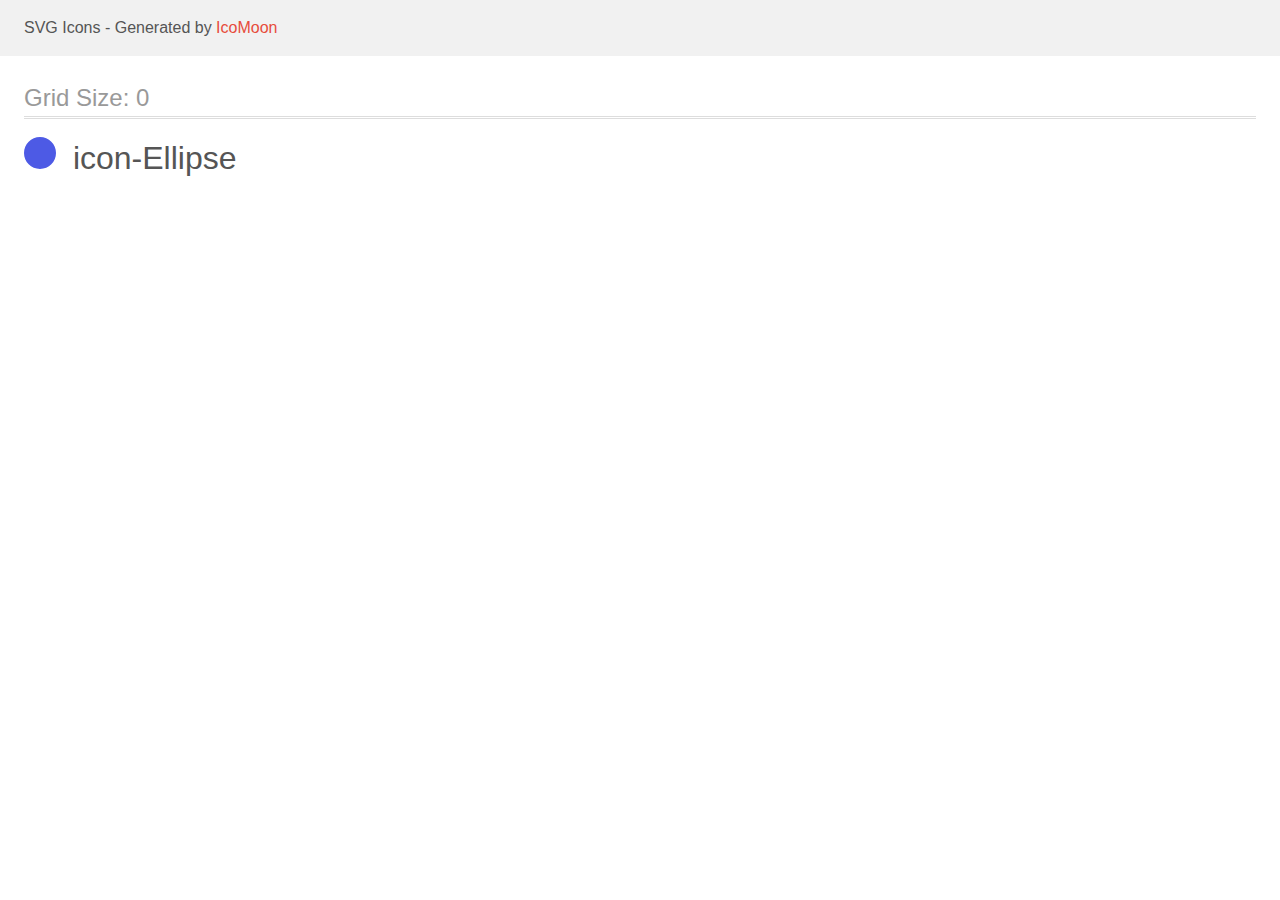
<file: images/icomoon2/demo.html>
<!doctype html>
<html>
<head>
    <title>IcoMoon - SVG Icons</title>
    <meta charset="utf-8">
    <meta name="viewport" content="width=device-width, initial-scale=1">
    <link rel="stylesheet" href="demo-files/demo.css">
    <link rel="stylesheet" href="style.css">
</head>
<body>
<svg aria-hidden="true" style="position: absolute; width: 0; height: 0; overflow: hidden;" version="1.1" xmlns="http://www.w3.org/2000/svg" xmlns:xlink="http://www.w3.org/1999/xlink">
<defs>
<symbol id="icon-Ellipse" viewBox="0 0 32 32">
<path fill="#4d5ae5" style="fill: var(--color1, #4d5ae5)" d="M32 16c0 4.418-1.791 8.418-4.686 11.314s-6.895 4.686-11.314 4.686c-4.418 0-8.418-1.791-11.314-4.686s-4.686-6.895-4.686-11.314c0-4.418 1.791-8.418 4.686-11.314s6.895-4.686 11.314-4.686c4.418 0 8.418 1.791 11.314 4.686s4.686 6.895 4.686 11.314z"></path>
</symbol>
</defs>
</svg>

<header class="bgc1 clearfix">
<div class="mhl">
    <p>SVG Icons - Generated by <a href="https://icomoon.io/app">IcoMoon</a></p>
</div>
</header>
    <div class="clearfix mhl ptl">
        <h1 class="mvm mtn fgc1">Grid Size: 0</h1>
        <div class="glyph fs1">
            <div class="clearfix pbs">
                <svg class="icon icon-Ellipse"><use xlink:href="#icon-Ellipse"></use></svg><span class="name"> icon-Ellipse</span>
            </div>
        </div>
  </div>
<script defer src="svgxuse.js"></script>
</body>
</html>
</file>
<file: css/styles.css>
/* змінні */
:root {
    --primary-white-color:  #FFFFFF;
    --secondary-white-color: #F4F4FD;
    --primary-text-color: #434455;
    --secondary-bgc: #F4F4FD;
    --primary-accent-color: #4D5AE5;
    --hover-color: #404BBF;
    --secondary-black-color: #2E2F42;
    --svg-gray-color: #8E8F99;
    --header-border-color: #E7E9FC;
    
    --primary-font: "Roboto", sans-serif;
    --secondary-font: 'Raleway', sans-serif;
}

/* common styles */
body {
    background-color: var(--primary-white-color);
    color: var(--primary-text-color);
    font-family: var(--primary-font);
}
/* Reset */
h1, h2, h3, h4, h5, h6, p {
    margin: 0;
}
ol, ul {
    margin: 0;
    padding: 0;
}
img {
    display: block;
    max-width: 100%;
    height: auto;
}

.visually-hidden {
    position: absolute;
    width: 1px;
    height: 1px;
    margin: -1px;
    border: 0;
    padding: 0;
    
    white-space: nowrap;
    clip-path: inset(100%);
    clip: rect(0 0 0 0);
    overflow: hidden;
  }

.link,
.header-link,
.header-link-active
   { text-decoration: none;
}

.list {
    list-style-type: none;
}

/* Header class */
.header {
    border-bottom: 1px solid var(--header-border-color);
    box-shadow: 0px 1px 6px 0px rgba(46, 47, 66, 0.08), 0px 1px 1px 0px rgba(46, 47, 66, 0.16), 0px 2px 1px 0px rgba(46, 47, 66, 0.08);
}
.header-container {
    display: flex;
    align-items: center;
    justify-content: space-between;   
}
.header-nav {
    display: flex;
    align-items: center;    
}
.header-logo {
color: var(--primary-accent-color);
font-family: var(--secondary-font);
font-weight: 800;
font-size: 18px;
line-height: 1.17;
letter-spacing: 0.03em;
text-transform: uppercase;
margin-right: 76px;
}
/* mobile */
.header-logo {
        padding-top: 25.5px;
        padding-bottom: 23.5px;
                   }
/* tablet and dekstop */
@media only screen and (min-width: 768px) {
    .header-logo {
       padding-bottom: 25.5px;
                   }
}
.header-logo-text {
    color: var(--secondary-black-color)
}

.header-list {
font-weight: 500;
font-size: 16px;
line-height: 1.5;
letter-spacing: 0.32px;

display: flex;
align-items: center;
gap: 40px;
}
/* mobile */
@media only screen and (max-width: 767.98px) {
    .header-list {
        display: none;
    }
}
.header-item {
}
.header-link {
    color: var(--secondary-black-color);
    }
.header-link:hover, :focus, :active {
    color: var(--hover-color);
}
.header-link-active {
    color: var(--secondary-black-color);
    display: block;
    padding: 24px 0;
    position: relative;

    transition: color 250ms cubic-bezier(0.4, 0, 0.2, 1);
}
.header-link-active:hover, .header-link-active:focus {
    color: var(--hover-color);
}

.header-link-active.line::after {
content: '';
position: absolute;
bottom: 0;
left: 0;
bottom: -1px;

    display: block;
    width: 100%;
    height: 4px;
    background-color: var(--hover-color);
    border-radius: 2px;
   }
.header-link-active.line {
    color: var(--hover-color);
}

.address {   
font-style: normal;
font-size: 16px;
line-height: 1.5;
letter-spacing: 0.02em;
}
/* tablet */
@media only screen and (min-width: 768px) {
    .address-list {
        display: flex;
        flex-direction: column;
        gap: 12px;
    }
}
/* dekstop */
@media only screen and (min-width: 1158px) {
.address-list {
display: flex;
flex-direction: row;
align-items: center;
gap: 40px;
}
}
/* mobile */
@media only screen and (max-width: 767.98px) {
    .address-list {
        display: none;
    }
}
.address-item {
}
/* tablet */
.address-contact {
    color: var(--primary-text-color);
    font-size: 12px;
    line-height: 1.17;
    letter-spacing: 0.48px;

    transition: color 250ms cubic-bezier(0.4, 0, 0.2, 1);
}
/* dekstop */
@media only screen and (min-width: 1158px) {
    .address-contact {
    font-size: 16px;
    line-height: 1.5;
    letter-spacing: 0.32px;
    }
}
.address-contact:hover, .address-contact:focus {
    color: var(--hover-color);
}

/* base styles for small devices */
.container {
    min-width: 320px;
    max-width: 428px;
    margin-left: auto;
    margin-right: auto;
    padding-right: 16px;
    padding-left: 16px;

    /* outline: 2px solid red;
    outline-offset: -2px; */
}
/* Tablet screen */
@media screen and (min-width: 768px) {
    .container {
        max-width: 768px;
    }
}

/* Desktop screen */
@media screen and (min-width: 1158px) {
    .container {
        max-width: 1158px;
        padding-right: 15px;
        padding-left: 15px;
    }
}
section {

}

/* Hero section class index */
/* mobile and tablet */
.hero {
    background-color: var(--secondary-black-color);
    color: var(--primary-white-color);
    
    padding-top: 112px;
    padding-right: 0;
    padding-bottom: 112px;
    padding-left: 0;
    background-image: linear-gradient(rgba(46, 47, 66, 0.70), rgba(46, 47, 66, 0.70)),
       url(../images/hero-section/people-office_mob@1x.jpg);

    background-repeat: no-repeat;
    background-position: center;
    background-size: cover;
    max-width: 1440px;
    margin: 0 auto;
       }

@media only screen and (min-width: 1158px) {
    .hero {
padding-top: 188px;
padding-bottom: 188px;
    }
       }
/* Retina screen */
@media (min-device-pixel-ratio: 2), (min-resolution: 192dpi), (min-resolution: 2dppx) {
    .hero {
        background-image: linear-gradient(rgba(46, 47, 66, 0.70), rgba(46, 47, 66, 0.70)),
       url(../images/hero-section/people-office_mob@2x.jpg);
    }
}
@media only screen and (min-width: 429px) {
    .hero {
        background-image: linear-gradient(rgba(46, 47, 66, 0.70), rgba(46, 47, 66, 0.70)),
        url(../images/hero-section/peolpe-office_tab@1x.jpg);
    }
    @media (min-device-pixel-ratio: 2), (min-resolution: 192dpi), (min-resolution: 2dppx) {
        .hero {
            background-image: linear-gradient(rgba(46, 47, 66, 0.70), rgba(46, 47, 66, 0.70)),
           url(../images/hero-section/peolpe-office_tab@2x.jpg);
        }
    }
}
@media only screen and (min-width: 769px) {
    .hero {
        background-image: linear-gradient(rgba(46, 47, 66, 0.70), rgba(46, 47, 66, 0.70)),
        url(../images/hero-section/people-office_desk@1x.jpg);
    }
    @media (min-device-pixel-ratio: 2), (min-resolution: 192dpi), (min-resolution: 2dppx) {
        .hero {
            background-image: linear-gradient(rgba(46, 47, 66, 0.70), rgba(46, 47, 66, 0.70)),
           url(../images/hero-section/people-office_desk@2x.jpg);
        }
    }

}
/* mobile */
.hero-title {   
font-weight: 700;
font-size: 36px;
line-height: 1.07;
text-align: center;
letter-spacing: 0.72px;

max-width: 320px;
margin: 0 auto;
}
/* tablet */
@media only screen and (min-width: 768px) {
    .hero-title {
    font-size: 56px;
    letter-spacing: 1.12px;
    max-width: 496px;
    }
}

/* mobile */
.hero-button {
background-color: var(--primary-accent-color);
color: var(--primary-white-color);
cursor: pointer;
font-weight: 500;
font-size: 16px;
line-height: 1.5;
letter-spacing: 0.04em;

display: block;
height: 56px;
min-width: 169px;
padding: 16px 32px 16px 32px;

margin: 72px auto 0 auto;
border: none;
border-radius: 4px;

transition: background-color 250ms cubic-bezier(0.4, 0, 0.2, 1);
}
/* tablet */
@media only screen and (min-width: 768px){
    .hero-button {
        margin: 36px auto 0 auto;
    }
}
/* dekstop */
@media only screen and (min-width: 1158px) {
    .hero-button {
margin: 48px auto 0 auto;
    }
}
.hero-button:hover, .hero-button:focus {
    background-color: var(--hover-color);
    color: var(--primary-white-color);
}

/* mobile and tablet*/
.features {
    padding-top: 96px;
    padding-bottom: 96px;
          }

/* dekstop */
@media only screen and (min-width: 1158px) {
    .features {
    padding-top: 120px;
    padding-right: 0;
    padding-left: 0;
    padding-bottom: 120px;
      }
      }

/* tablet */
@media only screen and (min-width: 768px) {
    .features-list {
        display: flex;
        flex-wrap: wrap;
        column-gap: 24px;
        row-gap: 72px
                 }
    }
  /* dekstop */
  @media only screen and (min-width: 1158px) {
    .features-list {
    gap: 24px;
       }
  }
/* mobile */
.features-item {
    max-width: 396px;
}
@media only screen and (max-width: 767.98px){
.features-item:not(:last-child) {
    margin-bottom: 72px;
}
}

/* tablet */
@media only screen and (min-width: 768px) {
    .features-item {
        flex-basis: calc((100% - 24px) / 2);
        max-width: 356px;
           }
    }

/* dekstop */
@media only screen and (min-width: 1158px) {
    .features-item {
        flex-basis: calc((100% - 24px * 3) / 4);
        max-width: 264px;
    }
}
.features-item-icon { 
}

.features-icon-style {
    display: none;
}
/* dekstop */
@media only screen and (min-width: 1158px) {
    .features-icon-style {
       background-color: var(--secondary-white-color);
        border-radius: 4px;
        width: 264px;
        height: 112px;
        flex-shrink: 0;
        margin-bottom: 8px;
        
        display: flex;
        justify-content: center;
        align-items: center;
        }
}

/* mobile */
    .features-title {
        color:  var(--secondary-black-color);
        text-align: center;
        font-size: 36px;
        font-weight: 700;
        line-height: 1.11;
        letter-spacing: 0.72px;
        text-transform: capitalize;
        margin-bottom: 8px;
    }

/* tablet */
@media only screen and (min-width: 768px) {
    .features-title {
    text-align: left;
         }
}
/* dekstop */
@media only screen and (min-width: 1158px) {
    .features-title {
        font-size: 20px;
        font-weight: 500;
        line-height: 1.2;
        letter-spacing: 0.4px;
          }
}

.features-text {
font-size: 16px;
line-height: 1.5;
font-weight: 500;
letter-spacing: 0.32px;
}

/* dekstop */
@media only screen and (min-width: 1158px) {
    .features-text {
        font-weight: 400;
    }
}

/* what we are doing section class index */
/* mobile and dekstop */
@media only screen and (max-width: 1157.98px) {
    .doing {
        display: none;
    }

}
.doing {
       padding-bottom: 120px;
 }
.title-doing {
color:  var(--secondary-black-color);
font-weight: 700;
font-size: 36px;
line-height: 1.11;
text-align: center;
letter-spacing: 0.02em;
text-transform: capitalize;
margin-bottom: 72px;
   }
.list-doing {
    display: flex;
    align-items: center;
    gap: 24px;   
}
.item-doing {
    width: calc((100% - 48px) / 3);
}

.img-doing {
}

/* team section class index */
/* mobile  */
@media only screen and (min-width: 428px) {
.container.team-container {
    padding-right: 82px;
    padding-left: 82px;
   }
}
/* tablet */
@media only screen and (min-width: 768px) {
    .container.team-container {
    padding-right: 108px;
    padding-left: 108px;
    }
}
/* dekstop */
@media only screen and (min-width: 1158px) {
    .container.team-container {
    padding-right: 0;
    padding-left: 0;
    }
}
    /* mobile and tablet */
    .team {
        background-color: var(--secondary-bgc);
        padding-top: 96px;
        padding-bottom: 96px;
         }
    /* dekstop */
    @media only screen and (min-width: 1158px) {
        .team {
            padding-top: 120px;
            padding-bottom: 120px;
                   }
    }
    
.title-team {
    color: var(--secondary-black-color);
    font-weight: 700;
    font-size: 36px;
    line-height: 1.11;
    text-align: center;
    letter-spacing:  0.72px;
    text-transform: capitalize;
    margin-bottom: 72px;
}
/* mobile */
.list-team { 
display: flex;
flex-direction: column;
gap: 72px;
align-items: center;
   } 
   
/* tablet */
@media only screen and (min-width: 768px) {
    .list-team.list {
flex-direction: row;
flex-wrap: wrap;
row-gap: 64px;
column-gap: 24px;
align-items: center;
    }
       }
/* dekstop */
@media only screen and (min-width: 1158px) {
    .list-team.list {
        gap: 24px;
        justify-content: space-between;
    }
}
/* mobile */
.item-team {
    background-color: var(--primary-white-color);
    border-radius: 0px 0px 4px 4px;
    box-shadow: 0px 2px 1px 0px rgba(46, 47, 66, 0.08), 0px 1px 1px 0px rgba(46, 47, 66, 0.16), 0px 1px 6px 0px rgba(46, 47, 66, 0.08);
    max-width: 264px;
}
@media only screen and (max-width: 767.98px){
    .item-team:not(:last-child) {
        /* margin-bottom: 72px; */
    }
    }
/* tablet */
.item-team {
    flex-basis: calc((100% - 24px) / 2);
     }
/* dekstop */
@media only screen and (min-width: 1158px) {
    .item-team {
    flex-basis: calc((100% - 24px * 3) / 4);
         }
}

.img-team {
}
.icon-team {
   width: 40px;
   height: 40px;
}
.link-item-team {
    width: 100%;
    height: 100%;
    background-color: var(--primary-accent-color);
    border-radius: 50%;

    display: flex;
    align-items: center;
    justify-content: center;

    transition: background-color 250ms cubic-bezier(0.4, 0, 0.2, 1);
}
.link-item-team:hover, .link-item-team:focus {
    background-color: var(--hover-color);
}

.list-link-team {
    list-style-type: none;
    display: flex;
    align-items: center;
    justify-content: center;
    gap: 24px;
    margin-top: 8px;
}
.position-team-icon {
   fill: #f4f4fd;
}
.subtitle {
    padding-top: 32px;
    padding-right: 0;
    padding-bottom: 32px;
    padding-left: 0;
}
.name-team {
    color:  var(--secondary-black-color);
    font-weight: 500;
    font-size: 20px;
    line-height: 1.2;
    text-align: center;
    letter-spacing: 0.02em;
    margin-bottom: 8px;
}
.position-team {
font-size: 16px;
line-height: 1.5;
text-align: center;
letter-spacing: 0.02em;
}

/* Секція кнопок class portfolio */
.filter {
    padding-top: 96px;
    padding-bottom: 120px;
}
.list-filter {
    display: flex;
    gap: 24px;
    justify-content: center;
    margin-bottom: 72px;
     }
.item-filter {  
}
.button-filter {
    color: var(--primary-accent-color);
    background-color: var(--secondary-white-color);
    cursor: pointer;
    font-weight: 500;
   line-height: 1.5;
    text-align: center;
    letter-spacing: 0.04em;

    border-radius: 4px;
    border: 1px solid #E7E9FC;
    padding: 12px 24px;

    transition: color 250ms cubic-bezier(0.4, 0, 0.2, 1), background-color 250ms cubic-bezier(0.4, 0, 0.2, 1), border-color 250ms cubic-bezier(0.4, 0, 0.2, 1), box-shadow 250ms cubic-bezier(0.4, 0, 0.2, 1); 
}
.button-filter:hover, .button-filter:focus, .button-filter:active  {
    color: var(--primary-white-color);
    background-color: var(--hover-color);
    box-shadow: 0px 2px 2px 0px rgba(0, 0, 0, 0.12), 0px 2px 1px 0px rgba(0, 0, 0, 0.08), 0px 3px 1px 0px rgba(0, 0, 0, 0.10);
    border: 1px solid transparent;
}

/* секція картинок class portfolio */
.img {
    display: flex;
    flex-wrap: wrap;
    row-gap: 48px;
    column-gap: 24px;
}
.item-img {
    position: relative;

    overflow: hidden;
}
.link-img {
    display: block;
    position: relative;

    overflow: hidden;
    transition: box-shadow 250ms cubic-bezier(0.4, 0, 0.2, 1);
}
.link-img:hover, .link-img:focus {
    box-shadow: 0px 1px 6px rgba(46, 47, 66, 0.08), 0px 1px 1px rgba(46, 47, 66, 0.16), 0px 2px 1px rgba(46, 47, 66, 0.08);
}

.link-img:hover .overlay,
.link-img:focus .overlay
{
    transform: translateY(0%);
}

.picture-img {
}
.title-img {
color:  var(--secondary-black-color);
font-weight: 500;
font-size: 20px;
line-height: 1.2;
letter-spacing: 0.02em;
margin-bottom: 8px;
}
.text-img {
color: var(--primary-text-color);
font-size: 16px;
line-height: 1.5;
letter-spacing: 0.02em;
}
/* overlay text */
.picture-wrapper {
    position: relative;
    overflow: hidden;
}
.overlay {
position: absolute;
top: 0;
left: 0;

width: 100%;
height: 100%;


background-color: var(--primary-accent-color);
color: var(--secondary-white-color);

padding: 40px 32px;
line-height: 1.5;
letter-spacing: 0.32px;

overflow: auto;

transform: translateY(100%);
transition: transform 250ms cubic-bezier(0.4, 0, 0.2, 1);

   }
.item-img:hover .overlay {
    transform: translateY(0);
}

.desc {
    padding: 32px 16px;
    border: 1px solid #e7e9fc;
    border-top: none;
}
/* Customers class */
/* mobile */
.customers {
    padding-top: 96px;
    padding-bottom: 96px;
}
/* mobile */
/* .customers-container {
    padding-right: 0;
    padding-left: 0; */
}
/* tablet */
/* @media only screen and (min-width: 768px) {
    .customers-container {
        padding-right: 108px;
        padding-left: 108px;
          }
} */

@media only screen and (min-width: 768px) {
    .customers-container {
        /* min-width: 584px; */
    }
}
@media only screen and (min-width: 768px) {
    .customers-container {
    /* width: 1440px; */
      padding-right: 108px;
        padding-left: 108px;
    }
}
@media only screen and (min-width: 1158px) {
    .customers-container {
        padding-right: 0;
        padding-left: 0;
    }
}
/* dekstop */
@media only screen and (min-width: 1158px) {
    .customers {
        padding: 120px 0;
}
}
.customers-title {
    color: var(--secondary-black-color);
    font-weight: 700;
    font-size: 36px;
    line-height: 1.11;
    text-align: center;
    letter-spacing: 0.72px;
    text-transform: capitalize;
    margin-bottom: 72px;
}
/* mobile */
.list-customers {
    display: flex;
    flex-wrap: wrap;
    justify-content: space-between; 
   row-gap: 72px;
}
/* dekstop */
@media only screen and (min-width: 1158px) {
    .list-customers {
        flex-wrap: nowrap;
    }
}
/* mobile */
.item-customers {
    flex-basis: calc((100% - 16px) / 2);
}
/* tablet */
@media only screen and (min-width: 768px) {
    .item-customers {
    flex-basis: calc((100% - 24px * 2) / 3);
    }
}
/* dekstop */
@media only screen and (min-width: 1158px) {
    .item-customers {
    flex-basis: calc((100% - 24px * 5) / 6);
    }
}
.item-customers-icon {
fill: currentColor;
}
/* mobile */
.customers-link {
    display: flex;
    height: 88px;
    justify-content: center;
    align-items: center;

    border: 1px solid var(--svg-gray-color);
    border-radius: 4px;

    color: var(--svg-gray-color);

    transition: border-color 250ms cubic-bezier(0.4, 0, 0.2, 1),
    color 250ms cubic-bezier(0.4, 0, 0.2, 1)
}

.customers-link:hover, .customers-link:focus {
    border-color: var(--hover-color);
    border-radius: 4px;
    color: var(--hover-color);
    border: 1px solid var(--hover-color);
}

.customers-link:hover .item-customers-icon {
fill: var(--hover-color);
}
.customers-link:focus .item-customers-icon {
    fill: var(--hover-color);
    }

/* footer class */
/* mobile and tablet*/
.footer {
    background-color: var(--secondary-black-color);
    padding-top: 97.5px;
    padding-bottom: 96px;
    text-align: center;
   }
/* dekstop */
@media only screen and (min-width: 1158px) {
.footer {
    padding-top: 102px;
    padding-bottom: 100px;
     }
}
/* mobile */
.logo-footer {
color: var(--primary-accent-color);
font-family: var(--secondary-font);
font-weight: 800;
font-size: 18px;
line-height: 1.17;
letter-spacing: 0.03em;
text-transform: uppercase;

display: inline-block;
margin-bottom: 17.5px;
}

.logo-footer-text {
    color: var(--secondary-white-color);
}
/* mobile */
.clogan-footer {
color: var(--secondary-white-color);
font-size: 16px;
line-height: 1.5;
letter-spacing: 0.02em;
max-width: 268px;
/* margin-bottom: 72px; */
margin-left: auto;
margin-right: 0%;
text-align: left;
}
/* tablet */
@media only screen and (min-width: 767px) and (min-width: 1157.98px) {
    .clogan-footer {
        min-width: 264px;
    }
}

/* mobile */
.footer-logo-text {
    /* margin-right: 120px; */
}
/* dekstop */
@media only screen and (min-width: 1158px) {
    .footer-logo-text {
        margin-right: 120px;
    }
}
.media {
color: var(--primary-white-color);
font-size: 16px;
font-weight: 500;
line-height: 1.5;
letter-spacing: 0.32px;
margin-bottom: 16px;
}
/* mobile */
.list-media {
display: flex;
gap: 16px;
/* margin-bottom: 72px; */
}
.item-media {    
    width: 40px;
    height: 40px;
}
.footer-link-icon {
    width: 100%;
    height: 100%;
    background-color: var(--primary-accent-color);
    border-radius: 50%;
    display: flex;
    align-items: center;
    justify-content: center;
    
    transition: background-color 250ms cubic-bezier(0.4, 0, 0.2, 1);
}
.footer-link-icon:hover, .footer-link-icon:focus {
}

.item-media-icon {
fill: #f4f4fd;
}
/* mobile */
.logo-media {
display: flex;
gap: 72px;
flex-direction: column;
align-items: center;
}
/* tablet */
@media only screen and (min-width: 768px) {
    .logo-media {
        flex-direction: row;
        flex-wrap: wrap;
        text-align: left;
        gap: 72px 24px; 
        align-items: baseline;
    }
}

@media only screen and (min-width: 768px) and (max-width: 1157.98px) {
    .logo-media {
        padding: 0 108px;
    }
}
/* dekstop */
@media only screen and (min-width: 1158px) {
    .logo-media {
        /* padding: 0 156px; */
        flex-wrap: nowrap;
        align-items: baseline;
        gap: 0;
    }
}

/* mobile */
.footer-media {
}
/* dekstop */
@media only screen and (min-width: 1158px) {
    .footer-media {
        /* margin-right: 80px; */
        }
}
/* mobile */
@media only screen and (max-width: 1157.98px) {
.footer-bottom {
    width: 100%;
}
}
/* dekstop */
@media only screen and (min-width: 1158px) {
    .footer-bottom {
        margin-left: auto;
    }
}
.footer-bottom-text {
color: var(--primary-white-color);
font-weight: 500;
line-height: 1.5;
letter-spacing: 0.32px;

margin-bottom: 16px;
}
/* mobile */
.subscribe-form {
  
}
/* tablet */
@media only screen and (min-width: 768px) {
    .subscribe-form {
    display: flex;
    gap: 24px;
    align-items: baseline;
}
}
/* mobile */
@media only screen and (max-width: 767.98px) {
.subscribe-form-label {
    width: 100%; 
}
}
/* mobile */
.subscribe-form-input {
width: 100%;
height: 40px;
padding: 8px 16px;

border-radius: 4px;
border: 1px solid var(--primary-white-color);
box-shadow: 0px 4px 4px 0px rgba(0, 0, 0, 0.15);
filter: drop-shadow(0px 4px 4px rgba(0, 0, 0, 0.15));
background-color: transparent;

color: var(--primary-white-color);
font-size: 12px;
line-height: 1.5;
letter-spacing: 0.48px;
outline: transparent;

margin-bottom: 16px;
}
/* tablet and dekstop */
@media only screen and (min-width: 768px) {
    .subscribe-form-input {
        width: 264px;
    }
}
.subscribe-form-input::placeholder {
color: currentColor;
}
/* mobile */
.subscribe-form-btn {
    min-width: 165px;
    display: flex;
    align-items: center;
    justify-content: center;
    /* gap: 16px; */
    padding: 8px 24px;
    
    background-color: var(--primary-accent-color);
    border-radius: 4px;
    border: none;

    color: var(--primary-white-color);
font-weight: 500;
line-height: 1.5;
letter-spacing: 0.64px;

cursor: pointer;
margin: 0 auto;
}
/* tablet */
@media only screen and (min-width: 768px) {
    .subscribe-form-btn {
        margin: 0;
    }
}
.subscribe-form-icon {
margin-left: 16px;
}
/* modal window */
.backdrop {
    position: fixed;
    top: 0;
    left: 0;
/* було   width: 100vw; height: 100vh; */
    width: 100%;
    height: 100%;
    background-color:rgba(46, 47, 66, 0.4);
    z-index: 100;

    transition: opacity 250ms cubic-bezier(0.4, 0, 0.2, 1), visibility 250ms cubic-bezier(0.4, 0, 0.2, 1);
}
.backdrop.is-hidden {
opacity: 0;
pointer-events: none;
visibility: hidden;
pointer-events: none;
}
/* 320px */
.modal {
    padding: 72px 16px 24px 16px;
    position: absolute;
    top: 50%;
    left: 50%;
transform: translateX(-50%) translateY(-50%);

    width: 100%;
    min-height: 584px;
    background-color: #FCFCFC;
    border-radius: 4px;
    box-shadow: 0px 2px 1px 0px rgba(0, 0, 0, 0.20), 0px 1px 3px 0px rgba(0, 0, 0, 0.12), 0px 1px 1px 0px rgba(0, 0, 0, 0.14);
    transition: transform 250ms cubic-bezier(0.4, 0, 0.2, 1);
    }
/* modal */
    @media only screen and (min-width: 428px) {
        .modal {
            width: 408px; 
        }  
    }
    /* tablet and dekstop */
    @media only screen and (min-width: 768px) {
        .modal {
            padding: 72px 24px 24px 24px;
        } 
    }
.modal-icon {
    /* fill: #2E2F42; */
 transition: fill 250ms cubic-bezier(0.4, 0, 0.2, 1);
     }

.modal-icon:hover, .modal-icon:focus {
        fill: #ffffff;
     }


.modal-btn {
    position: absolute;
    top: 24px;
    right: 24px;
    background-color: transparent;
    width: 24px;
    height: 24px;
    border: none;
    padding: 0;
    
    background-color: #E7E9FC;
    border: 1px solid rgba(0, 0, 0, 0.1);
    border-radius: 50%;
    cursor: pointer;

    transition: background-color 250ms cubic-bezier(0.4, 0, 0.2, 1), border 250ms cubic-bezier(0.4, 0, 0.2, 1); 

    display: flex;
    align-items: center;
    justify-content: center;

    /* margin-bottom: 24px; */
}
.modal-btn:hover, .modal-btn:focus {
    background-color: #404bbf;
    border: none;
  fill: #ffffff;
    }

    .modal-caption {
    display: block;
    width: 360px;
    color: var(--secondary-black-color);
    text-align: center;
    font-weight: 500;
    line-height: 1.5;
    letter-spacing: 0.32px;
    margin-bottom: 16px;
    width: 100%;
    }
    .modal-form {

    }
    /* Для div у класі заданий стиль margin-bottom: 8px; для визначення відступів */
    .modal-form-container {
        margin-bottom: 8px;
    }
    .modal-form-container-textarea {
        margin-bottom: 16px;
    }
            .modal-form-field {
        display: block;
        margin-bottom: 4px;
        
        font-size: 12px;
        line-height: 1.17;
        letter-spacing: 0.48px;
        color: var(--svg-gray-color);
    }
    .modal-form-label {
        display: block;
                    }
.modal-form-input-div {
    position: relative;
                    }
.modal-form-input {
     width: 100%;
     height: 40px;
     padding-left: 38px;
        
     font-size: 18px;

     background-color: transparent;
     outline: transparent;
    border-radius: 4px;
    border: 1px solid rgba(46, 47, 66, 0.40);
    transition: border-color 250ms cubic-bezier(0.4, 0, 0.2, 1); 
    }
    .modal-form-input:focus {
        border: 1px solid var(--primary-accent-color);
    }

    .modal-form-icon {

fill: var(--secondary-black-color);

position: absolute;
        bottom: 8px;
        left: 16px;
        top: 50%;
        transform: translateY(-50%);
        transition: fill 250ms cubic-bezier(0.4, 0, 0.2, 1);
    }
.modal-form-input:focus + .modal-form-icon {
    fill: var(--primary-accent-color);
}
.modal-form-textarea-div {
    margin-bottom: 16px;
}
.modal-form-comment {
    width: 100%;
    height: 120px;
    padding: 8px 16px;
    outline: transparent;

    font-size: 12px;
    line-height: 1.17;
    letter-spacing: 0.48px;
     
    color: rgba(46, 47, 66, 0.4);
background-color: transparent;

resize: none;
  
    border-radius: 4px;
    border: 1px solid rgba(46, 47, 66, 0.40);

    transition: border-color 250ms cubic-bezier(0.4, 0, 0.2, 1);
       }

.modal-form-comment::placeholder {
    color: currentColor;
}
.modal-form-comment:focus {
    border: 1px solid var(--primary-accent-color);
}

/* agreement block */
.modal-form-agreement-container {
    display: flex;
    align-items: center;
    justify-self: center;
    margin-bottom: 24px; 
}

.modal-form-agreement {
    /* display: flex; */
    
gap: 8px;
font-size: 12px;
line-height: 1.17;
letter-spacing: 0.04em;
color: var(--svg-gray-color)

}

.modal-form-custom-checkbox {
    display: inline-flex;
    align-items: center;
    justify-content: center;
    width: 16px;
    height: 16px;
    border-radius: 2px;
border: 1px solid rgba(46, 47, 66, 0.40);
transition: background-color 250ms cubic-bezier(0.4, 0, 0.2, 1), border 250ms cubic-bezier(0.4, 0, 0.2, 1), fill 250ms cubic-bezier(0.4, 0, 0.2, 1);
fill: transparent; 
}

.modal-form-checkbox:checked + .modal-form-agreement > .modal-form-custom-checkbox {
    background-color: var(--hover-color);
    border: none;
    fill: var(--secondary-bgc);
}
.modal-form-checkbox-icon {
    opacity: 0;
}

.modal-form-checkbox:checked + .modal-form-agreement > .modal-form-custom-checkbox > .modal-form-checkbox-icon {
    opacity: 1;
}
.modal-form-desk {
       color: #8E8F99;
font-size: 12px;
line-height: 1.7;
letter-spacing: 0.48px;
}
.modal-form-link {
    color: var(--primary-accent-color);
}
    .btn_form {
        display: block;
        min-width: 169px;
        color: var(--primary-white-color);
text-align: center;        
font-weight: 500;
line-height: 1.5;
letter-spacing: 0.64px;


border: none;
border-radius: 4px;
background: var(--primary-accent-color);
box-shadow: 0px 4px 4px 0px rgba(0, 0, 0, 0.15);

padding: 16px 32px;
width: 169px;
height: 56px;
margin: 0 auto;

cursor: pointer;
transition: background-color 250ms cubic-bezier(0.4, 0, 0.2, 1);
;

    }
/* mobile menu */
 
  .menu-toggle {
    height: 32px;
    min-width: 22px;
    display: flex;
    align-items: center;
    justify-content: center;
  
    margin: 0;
    padding: 0;
    background-color: transparent;
    cursor: pointer;
    border: none;
   outline: none;
  }
  .menu-toggle.js-close-menu {
    border: 1px solid var(--header-border-color);
    border-radius: 50%;
    cursor: pointer;
    width: 24px;
    height: 24px;
  }
  @media (min-width: 768px) {
    .menu-toggle {
      display: none;
    }
  }
  .mobile-menu-icon {
    stroke: var(--secondary-black-color)
}

  .menu-toggle:hover,
  .menu-toggle:focus {
    background-color: rgba(0, 0, 0, 0.1);
  }
  
  .menu-container {
    position: fixed;
    top: 0;
    left: 0;
    width: 100%;
    height: 100%;
    padding-top: 80px;
    padding-right: 35px;
    padding-left: 40px;
    padding-bottom: 40px;
    background-color: var(--primary-white-color);
    z-index: 999;
  
    transform: translateX(100%);
    transition: transform 250ms ease-in-out;

    display: flex;
    flex-direction: column;
  }
  
  .menu-container.is-open {
    transform: translateX(0);
  }
  
  .menu-container .menu-toggle {
    position: absolute;
    top: 24px;
    right: 24px;
   
  }
  
  .mobile-menu {
    padding: 0;
    margin: 0;
    list-style: none;

    width: fit-content;

    margin-bottom: auto;
  }
  
  .mobile-menu .link {
    display: block;
    padding: 10px;
    color: #fff;
    text-decoration: none;
  }
  .mobile-menu {
}
.mobile-menu-item {
    
}
.mobile-menu-item:not(:last-child) {
    margin-bottom: 40px;
}
.mobile-menu-link {
text-decoration: none;

color: var(--secondary-black-color);
font-size: 36px;
font-weight: 700;
line-height: 1.11;
letter-spacing: 0.72px;
text-transform: capitalize;
}
.mobile-menu-link.active {
    color: var(--hover-color);
}

.address-mobile {
    margin-bottom: 48px;
}
.address-mobile-item {
    width: fit-content;
}
.address-mobile-item:not(:last-child) {
    margin-bottom: 40px;
}
.address-mobile-contact {
}
.address-mobile-tel {
color: var(--primary-accent-color);
font-size: 36px;
font-weight: 700;
line-height: 1.11;
letter-spacing: 0.72px;
text-transform: capitalize;
}
.address-mobile-mail {
color: var(--primary-text-color);
font-size: 20px;
font-weight: 500;
line-height: 1.2;
letter-spacing: 0.4px;
}
/* 320 px */
.list-media-mobile {
    display: flex;
    align-items: center;
    justify-content: space-between;
}
/* mobile */
@media only screen and (min-width: 428px) {
    .list-media-mobile {
        gap: 56px;
    }
}
.item-media-mobile {
    width: 40px;
    height: 40px;
}
.media-mobile-link {
    width: 100%;
    height: 100%;
    background-color: var(--primary-accent-color);
    border-radius: 50%;
    display: flex;
    align-items: center;
    justify-content: center;
    
    transition: background-color 250ms cubic-bezier(0.4, 0, 0.2, 1);
}
.item-media-icon-mobile {
 

}
</file>
<file: images/icomoon/demo-files/demo.css>
body {
  padding: 0;
  margin: 0;
  font-family: sans-serif;
  font-size: 1em;
  line-height: 1.5;
  color: #555;
  background: #fff;
}
h1 {
  font-size: 1.5em;
  font-weight: normal;
  box-shadow: 0 1px #ddd, 0 2px #fff, 0 3px #ddd;
}
small {
  font-size: .66666667em;
}
a {
  color: #e74c3c;
  text-decoration: none;
}
a:hover, a:focus {
  box-shadow: 0 1px #e74c3c;
}
.bshadow0, input {
  box-shadow: inset 0 -2px #e7e7e7;
}
input:hover {
  box-shadow: inset 0 -2px #ccc;
}
input, fieldset {
  font-size: 1em;
  margin: 0;
  padding: 0;
  border: 0;
}
input {
  color: inherit;
  line-height: 1.5;
  height: 1.5em;
  padding: .25em 0;
}
input:focus {
  outline: none;
  box-shadow: inset 0 -2px #449fdb;
}
.glyph {
  font-size: 16px;
  margin-right: 1.5em;
  float: left;
  width: 17em;
}
svg {
  color: #000;
}
.liga {
  width: 80%;
  width: calc(100% - 2.5em);
}
.talign-right {
  text-align: right;
}
.talign-center {
  text-align: center;
}
.bgc1 {
  background: #f1f1f1;
}
.fgc0 {
  color: #000;
}
.fgc1 {
  color: #999;
}
p {
  margin-top: 1em;
  margin-bottom: 1em;
}
.mvm {
  margin-top: .75em;
  margin-bottom: .75em;
}
.mtn {
  margin-top: 0;
}
.mtl, .mal {
  margin-top: 1.5em;
}
.mbl, .mal {
  margin-bottom: 1.5em;
}
.mal, .mhl {
  margin-left: 1.5em;
  margin-right: 1.5em;
}
.mhmm {
  margin-left: 1em;
  margin-right: 1em;
}
.ptl {
  padding-top: 1.5em;
}
.pbs, .pvs {
  padding-bottom: .25em;
}
.pvs, .pts {
  padding-top: .25em;
}
.unit {
  float: left;
}
.unitRight {
  float: right;
}
.size1of2 {
  width: 50%;
}
.size1of1 {
  width: 100%;
}
.clearfix:before, .clearfix:after {
  content: " ";
  display: table;
}
.clearfix:after {
  clear: both;
}
.hidden-true {
  display: none;
}
.textbox0 {
  width: 3em;
  background: #f1f1f1;
  padding: .25em .5em;
  line-height: 1.5;
  height: 1.5em;
}
.fs0 {
  font-size: 16px;
}
.fs1 {
  font-size: 32px;
}
.name {
  margin-left: .25em;
}
</file>
<file: images/icomoon/style.css>
.icon {
  display: inline-block;
  width: 1em;
  height: 1em;
  stroke-width: 0;
  stroke: currentColor;
  fill: currentColor;
}

/* ==========================================
Single-colored icons can be modified like so:
.icon-name {
  font-size: 32px;
  color: red;
}
========================================== */

.icon-group-4 {
  width: 2.048828125em;
}

.icon-Logo-1 {
  width: 1.857421875em;
}

.icon-Logo-2 {
  width: 1.857421875em;
}

.icon-Logo-3 {
  width: 1.857421875em;
}

.icon-Logo-5 {
  width: 1.857421875em;
}

.icon-Logo-6 {
  width: 1.857421875em;
}
</file>
<file: images/icomoon2/demo-files/demo.css>
body {
  padding: 0;
  margin: 0;
  font-family: sans-serif;
  font-size: 1em;
  line-height: 1.5;
  color: #555;
  background: #fff;
}
h1 {
  font-size: 1.5em;
  font-weight: normal;
  box-shadow: 0 1px #ddd, 0 2px #fff, 0 3px #ddd;
}
small {
  font-size: .66666667em;
}
a {
  color: #e74c3c;
  text-decoration: none;
}
a:hover, a:focus {
  box-shadow: 0 1px #e74c3c;
}
.bshadow0, input {
  box-shadow: inset 0 -2px #e7e7e7;
}
input:hover {
  box-shadow: inset 0 -2px #ccc;
}
input, fieldset {
  font-size: 1em;
  margin: 0;
  padding: 0;
  border: 0;
}
input {
  color: inherit;
  line-height: 1.5;
  height: 1.5em;
  padding: .25em 0;
}
input:focus {
  outline: none;
  box-shadow: inset 0 -2px #449fdb;
}
.glyph {
  font-size: 16px;
  margin-right: 1.5em;
  float: left;
  width: 17em;
}
svg {
  color: #000;
}
.liga {
  width: 80%;
  width: calc(100% - 2.5em);
}
.talign-right {
  text-align: right;
}
.talign-center {
  text-align: center;
}
.bgc1 {
  background: #f1f1f1;
}
.fgc0 {
  color: #000;
}
.fgc1 {
  color: #999;
}
p {
  margin-top: 1em;
  margin-bottom: 1em;
}
.mvm {
  margin-top: .75em;
  margin-bottom: .75em;
}
.mtn {
  margin-top: 0;
}
.mtl, .mal {
  margin-top: 1.5em;
}
.mbl, .mal {
  margin-bottom: 1.5em;
}
.mal, .mhl {
  margin-left: 1.5em;
  margin-right: 1.5em;
}
.mhmm {
  margin-left: 1em;
  margin-right: 1em;
}
.ptl {
  padding-top: 1.5em;
}
.pbs, .pvs {
  padding-bottom: .25em;
}
.pvs, .pts {
  padding-top: .25em;
}
.unit {
  float: left;
}
.unitRight {
  float: right;
}
.size1of2 {
  width: 50%;
}
.size1of1 {
  width: 100%;
}
.clearfix:before, .clearfix:after {
  content: " ";
  display: table;
}
.clearfix:after {
  clear: both;
}
.hidden-true {
  display: none;
}
.textbox0 {
  width: 3em;
  background: #f1f1f1;
  padding: .25em .5em;
  line-height: 1.5;
  height: 1.5em;
}
.fs0 {
  font-size: 16px;
}
.fs1 {
  font-size: 32px;
}
.name {
  margin-left: .25em;
}
</file>
<file: images/icomoon2/style.css>
.icon {
  display: inline-block;
  width: 1em;
  height: 1em;
  stroke-width: 0;
  stroke: currentColor;
  fill: currentColor;
}

/* ==========================================
Single-colored icons can be modified like so:
.icon-name {
  font-size: 32px;
  color: red;
}
========================================== */
</file>
